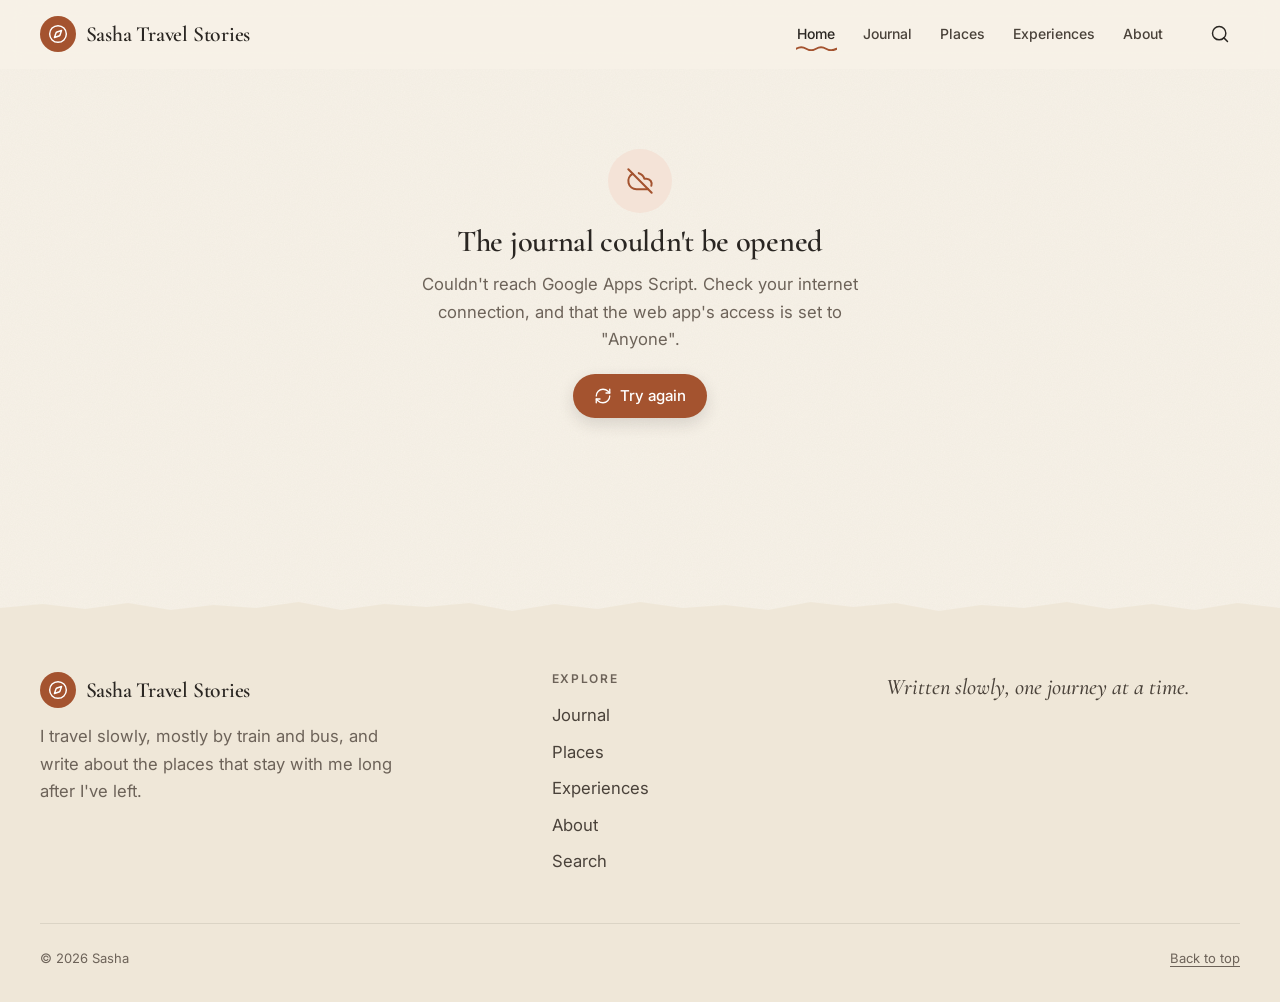
<file: index.html>
<!doctype html>
<html lang="en">
<head>
  <meta charset="utf-8">
  <meta name="viewport" content="width=device-width, initial-scale=1">
  <title>Sasha Travel Stories</title>
  <meta name="description" content="Sasha's travel journal: stories, places and experiences from slow journeys across India.">
  <meta name="theme-color" content="#f7f2e8">
  <meta property="og:site_name" content="Sasha Travel Stories">
  <meta property="og:title" content="Sasha Travel Stories">
  <meta property="og:description" content="Stories, places and experiences from slow journeys across India.">
  <link rel="icon" href="assets/favicon.svg" type="image/svg+xml">
  <link rel="preconnect" href="https://fonts.googleapis.com">
  <link rel="preconnect" href="https://fonts.gstatic.com" crossorigin>
  <link rel="stylesheet" href="https://fonts.googleapis.com/css2?family=Cormorant+Garamond:ital,wght@0,500;0,600;0,700;1,500&amp;family=Inter:wght@400;500;600&amp;display=swap">
  <link rel="stylesheet" href="css/base.css">
  <link rel="stylesheet" href="css/site.css">
</head>
<body data-page="home">
  <a class="skip-link" href="#main">Skip to content</a>
  <header class="site-header" id="site-header"></header>
  <main id="main" tabindex="-1"></main>
  <footer class="site-footer torn-top" id="site-footer"></footer>
  <noscript><p style="text-align:center;padding:2rem">This blog needs JavaScript turned on.</p></noscript>
  <script src="js/config.js"></script>
  <script src="js/core/util.js"></script>
  <script src="js/core/icons.js"></script>
  <script src="js/core/schema.js"></script>
  <script src="js/core/images.js"></script>
  <script src="js/core/content.js"></script>
  <script src="js/core/api.js"></script>
  <script src="js/core/store.js"></script>
  <script src="js/site/layout.js"></script>
  <script src="js/site/home.js"></script>
</body>
</html>
</file>
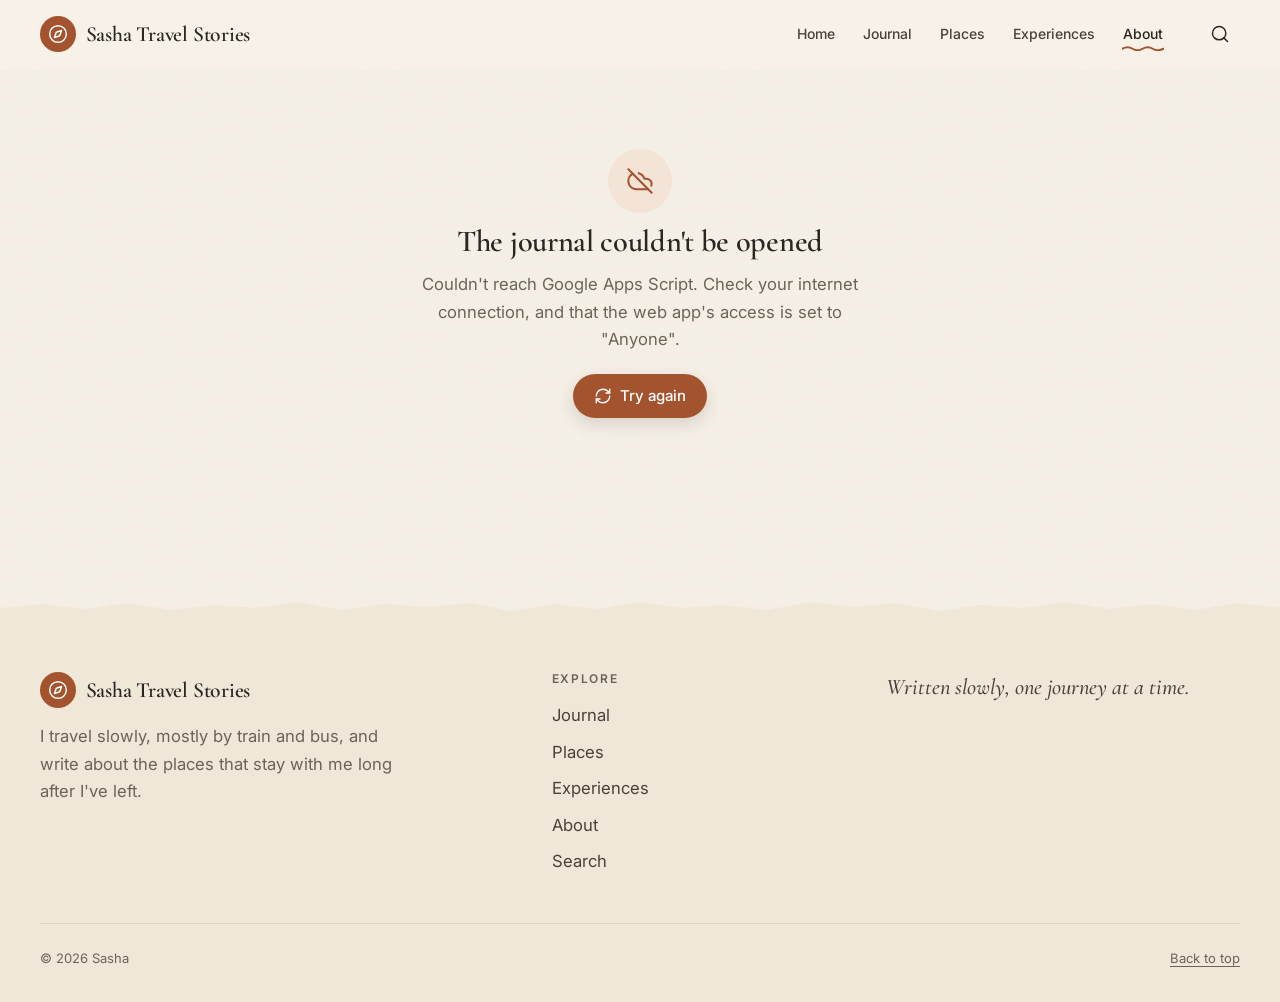
<file: html/about.html>
<!doctype html>
<html lang="en">
<head>
  <meta charset="utf-8">
  <meta name="viewport" content="width=device-width, initial-scale=1">
  <title>About | Sasha Travel Stories</title>
  <meta name="description" content="About Sasha and this slow travel journal.">
  <meta name="theme-color" content="#f7f2e8">
  <meta property="og:site_name" content="Sasha Travel Stories">
  <meta property="og:title" content="About | Sasha Travel Stories">
  <meta property="og:description" content="About Sasha and this slow travel journal.">
  <link rel="icon" href="../assets/favicon.svg" type="image/svg+xml">
  <link rel="preconnect" href="https://fonts.googleapis.com">
  <link rel="preconnect" href="https://fonts.gstatic.com" crossorigin>
  <link rel="stylesheet" href="https://fonts.googleapis.com/css2?family=Cormorant+Garamond:ital,wght@0,500;0,600;0,700;1,500&amp;family=Inter:wght@400;500;600&amp;display=swap">
  <link rel="stylesheet" href="../css/base.css">
  <link rel="stylesheet" href="../css/site.css">
</head>
<body data-page="about">
  <a class="skip-link" href="#main">Skip to content</a>
  <header class="site-header" id="site-header"></header>
  <main id="main" tabindex="-1"></main>
  <footer class="site-footer torn-top" id="site-footer"></footer>
  <noscript><p style="text-align:center;padding:2rem">This blog needs JavaScript turned on.</p></noscript>
  <script src="../js/config.js"></script>
  <script src="../js/core/util.js"></script>
  <script src="../js/core/icons.js"></script>
  <script src="../js/core/schema.js"></script>
  <script src="../js/core/images.js"></script>
  <script src="../js/core/content.js"></script>
  <script src="../js/core/api.js"></script>
  <script src="../js/core/store.js"></script>
  <script src="../js/site/layout.js"></script>
  <script src="../js/site/about.js"></script>
</body>
</html>
</file>
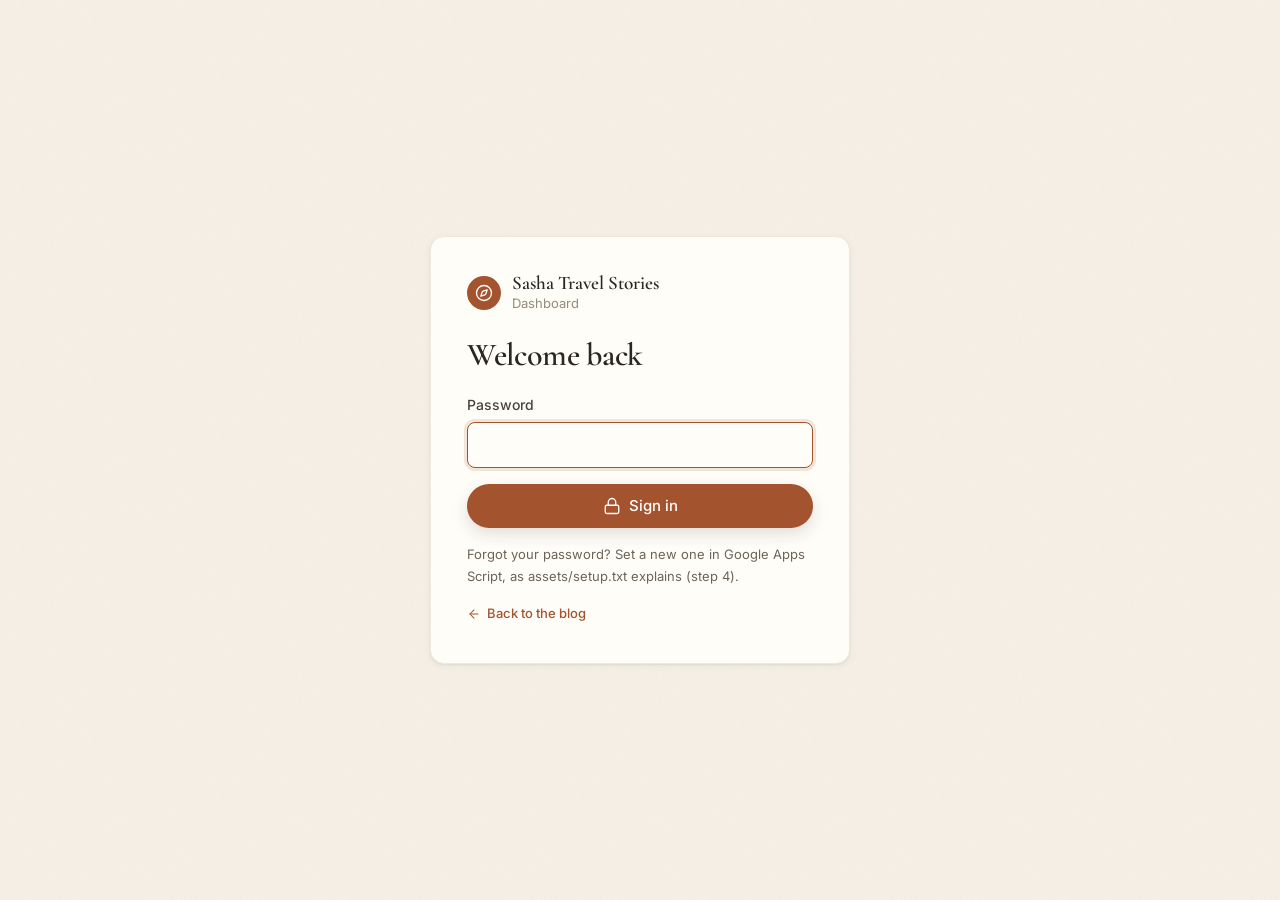
<file: html/admin.html>
<!doctype html>
<html lang="en">
<head>
  <meta charset="utf-8">
  <meta name="viewport" content="width=device-width, initial-scale=1">
  <title>Dashboard | Sasha Travel Stories</title>
  <meta name="robots" content="noindex, nofollow">
  <meta name="theme-color" content="#f7f2e8">
  <link rel="icon" href="../assets/favicon.svg" type="image/svg+xml">
  <link rel="preconnect" href="https://fonts.googleapis.com">
  <link rel="preconnect" href="https://fonts.gstatic.com" crossorigin>
  <link rel="stylesheet" href="https://fonts.googleapis.com/css2?family=Cormorant+Garamond:ital,wght@0,500;0,600;0,700;1,500&amp;family=Inter:wght@400;500;600&amp;family=Lora:ital,wght@0,400;0,600;1,400&amp;display=swap">
  <link rel="stylesheet" href="../css/base.css">
  <link rel="stylesheet" href="../css/admin.css">
</head>
<body class="admin">
  <div id="app"><div class="boot">Opening the dashboard&hellip;</div></div>
  <div id="toasts" class="toasts" aria-live="polite"></div>
  <noscript><p style="text-align:center;padding:2rem">The dashboard needs JavaScript turned on.</p></noscript>
  <script src="../js/config.js"></script>
  <script src="../js/core/util.js"></script>
  <script src="../js/core/icons.js"></script>
  <script src="../js/core/schema.js"></script>
  <script src="../js/core/images.js"></script>
  <script src="../js/core/content.js"></script>
  <script src="../js/core/api.js"></script>
  <script src="../js/core/store.js"></script>
  <script src="../js/admin/ui.js"></script>
  <script src="../js/admin/journal.js"></script>
  <script src="../js/admin/collections.js"></script>
  <script src="../js/admin/themes.js"></script>
  <script src="../js/admin/media.js"></script>
  <script src="../js/admin/settings.js"></script>
  <script src="../js/admin/app.js"></script>
</body>
</html>
</file>
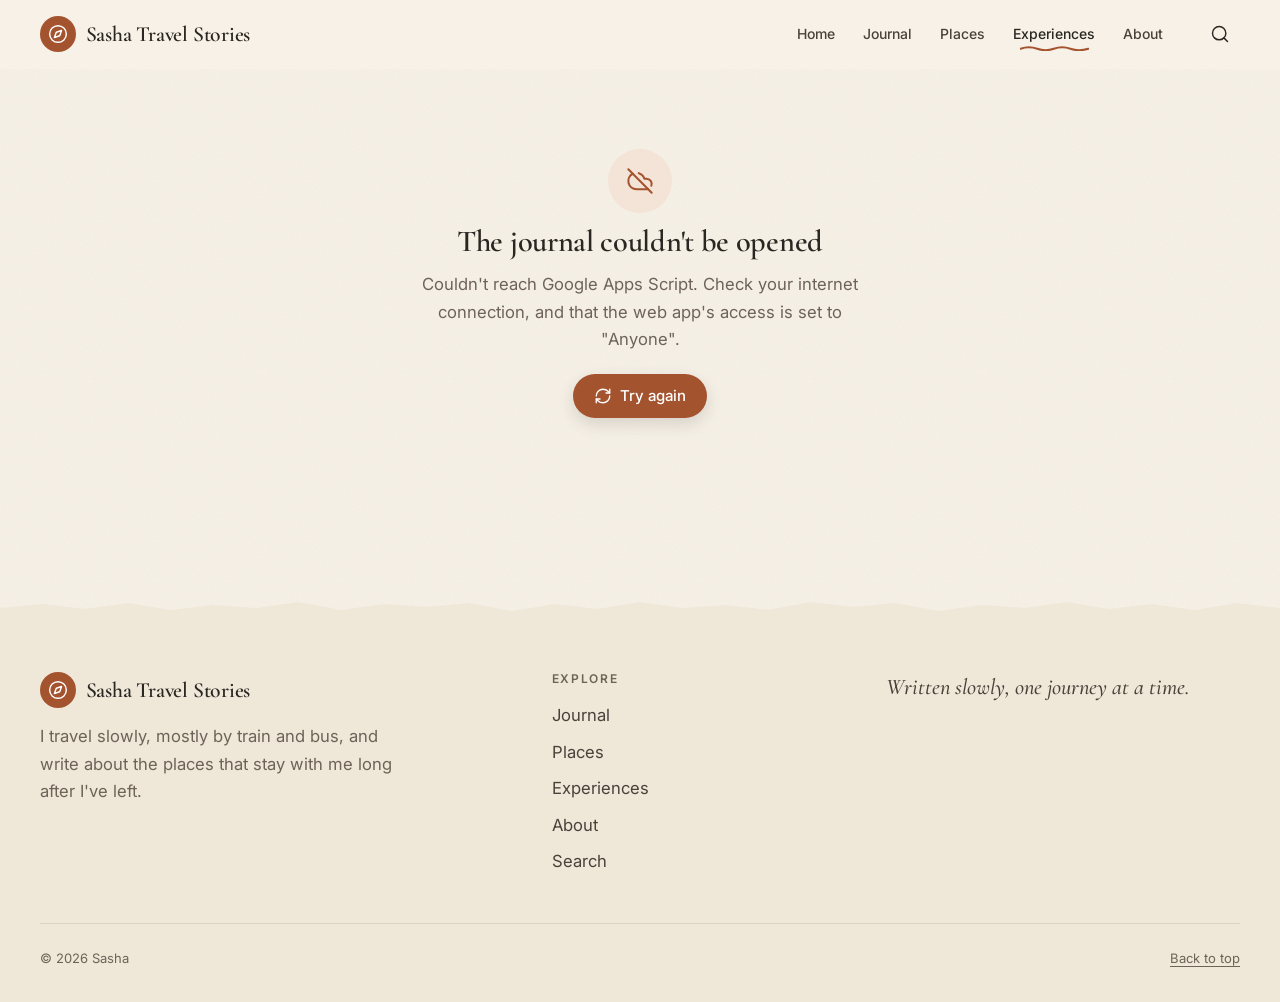
<file: html/experiences.html>
<!doctype html>
<html lang="en">
<head>
  <meta charset="utf-8">
  <meta name="viewport" content="width=device-width, initial-scale=1">
  <title>Experiences | Sasha Travel Stories</title>
  <meta name="description" content="Favourite meals, walks, treks and journeys from Sasha's travels across India.">
  <meta name="theme-color" content="#f7f2e8">
  <meta property="og:site_name" content="Sasha Travel Stories">
  <meta property="og:title" content="Experiences | Sasha Travel Stories">
  <meta property="og:description" content="Favourite meals, walks, treks and journeys from Sasha's travels across India.">
  <link rel="icon" href="../assets/favicon.svg" type="image/svg+xml">
  <link rel="preconnect" href="https://fonts.googleapis.com">
  <link rel="preconnect" href="https://fonts.gstatic.com" crossorigin>
  <link rel="stylesheet" href="https://fonts.googleapis.com/css2?family=Cormorant+Garamond:ital,wght@0,500;0,600;0,700;1,500&amp;family=Inter:wght@400;500;600&amp;display=swap">
  <link rel="stylesheet" href="../css/base.css">
  <link rel="stylesheet" href="../css/site.css">
</head>
<body data-page="experiences">
  <a class="skip-link" href="#main">Skip to content</a>
  <header class="site-header" id="site-header"></header>
  <main id="main" tabindex="-1"></main>
  <footer class="site-footer torn-top" id="site-footer"></footer>
  <noscript><p style="text-align:center;padding:2rem">This blog needs JavaScript turned on.</p></noscript>
  <script src="../js/config.js"></script>
  <script src="../js/core/util.js"></script>
  <script src="../js/core/icons.js"></script>
  <script src="../js/core/schema.js"></script>
  <script src="../js/core/images.js"></script>
  <script src="../js/core/content.js"></script>
  <script src="../js/core/api.js"></script>
  <script src="../js/core/store.js"></script>
  <script src="../js/site/layout.js"></script>
  <script src="../js/site/experiences.js"></script>
</body>
</html>
</file>
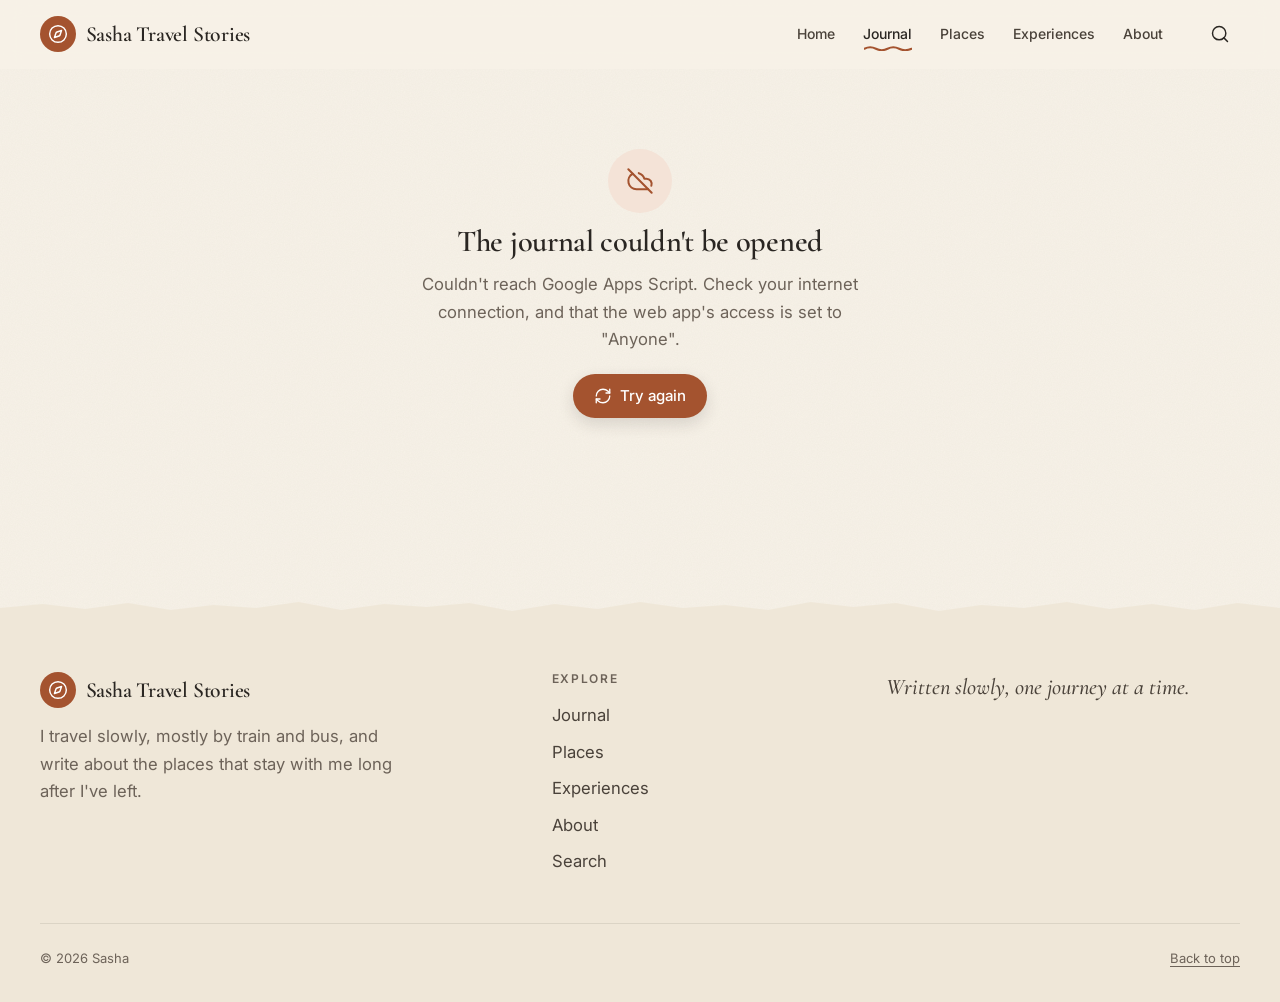
<file: html/journal.html>
<!doctype html>
<html lang="en">
<head>
  <meta charset="utf-8">
  <meta name="viewport" content="width=device-width, initial-scale=1">
  <title>Journal | Sasha Travel Stories</title>
  <meta name="description" content="Every travel story from Sasha's journal, by theme, place and year.">
  <meta name="theme-color" content="#f7f2e8">
  <meta property="og:site_name" content="Sasha Travel Stories">
  <meta property="og:title" content="Journal | Sasha Travel Stories">
  <meta property="og:description" content="Every travel story from Sasha's journal, by theme, place and year.">
  <link rel="icon" href="../assets/favicon.svg" type="image/svg+xml">
  <link rel="preconnect" href="https://fonts.googleapis.com">
  <link rel="preconnect" href="https://fonts.gstatic.com" crossorigin>
  <link rel="stylesheet" href="https://fonts.googleapis.com/css2?family=Cormorant+Garamond:ital,wght@0,500;0,600;0,700;1,500&amp;family=Inter:wght@400;500;600&amp;display=swap">
  <link rel="stylesheet" href="../css/base.css">
  <link rel="stylesheet" href="../css/site.css">
</head>
<body data-page="journal">
  <a class="skip-link" href="#main">Skip to content</a>
  <header class="site-header" id="site-header"></header>
  <main id="main" tabindex="-1"></main>
  <footer class="site-footer torn-top" id="site-footer"></footer>
  <noscript><p style="text-align:center;padding:2rem">This blog needs JavaScript turned on.</p></noscript>
  <script src="../js/config.js"></script>
  <script src="../js/core/util.js"></script>
  <script src="../js/core/icons.js"></script>
  <script src="../js/core/schema.js"></script>
  <script src="../js/core/images.js"></script>
  <script src="../js/core/content.js"></script>
  <script src="../js/core/api.js"></script>
  <script src="../js/core/store.js"></script>
  <script src="../js/site/layout.js"></script>
  <script src="../js/site/journal.js"></script>
</body>
</html>
</file>
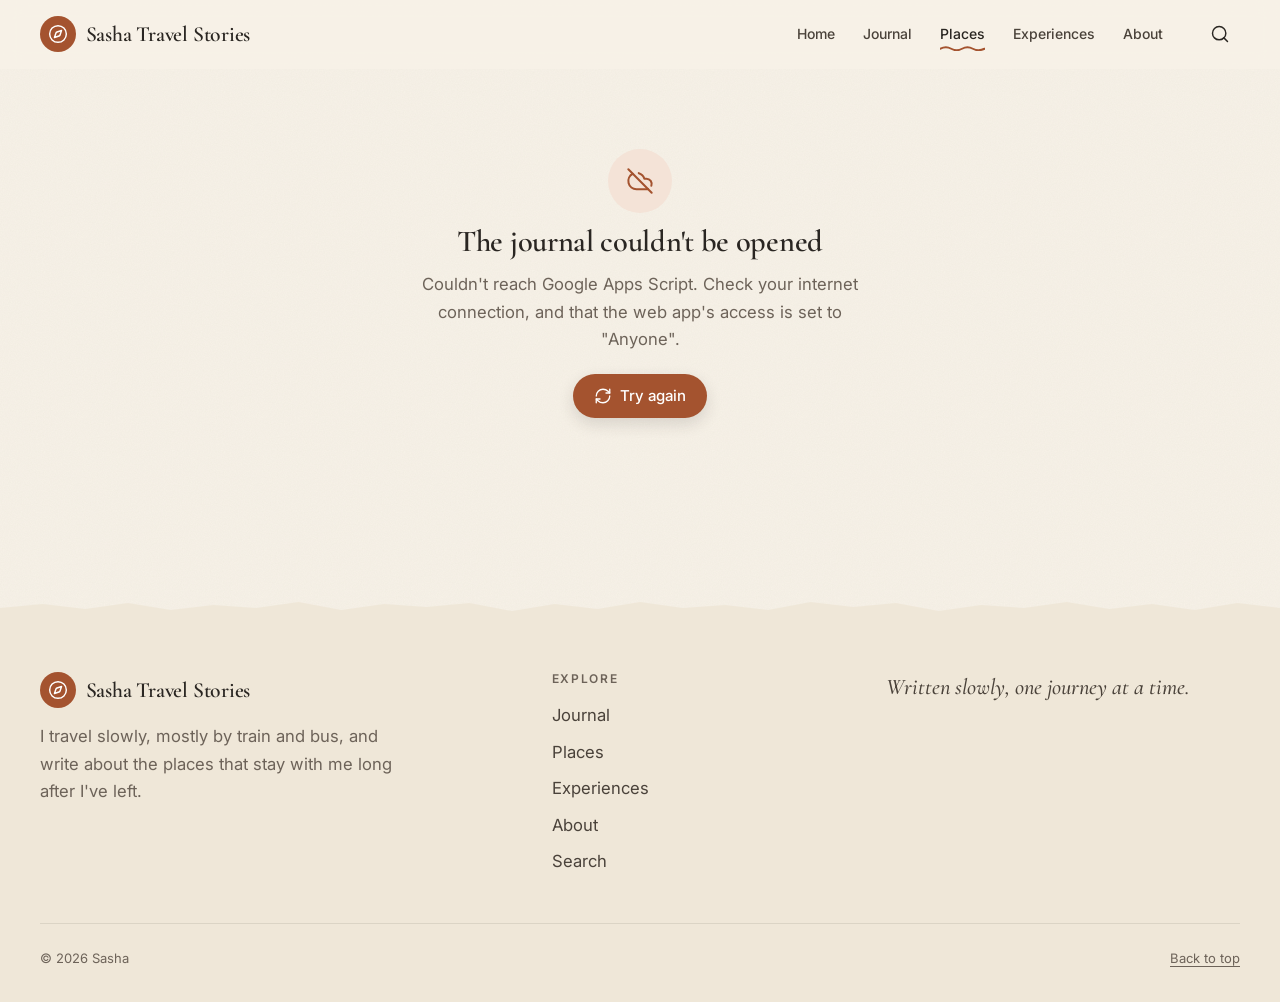
<file: html/places.html>
<!doctype html>
<html lang="en">
<head>
  <meta charset="utf-8">
  <meta name="viewport" content="width=device-width, initial-scale=1">
  <title>Places | Sasha Travel Stories</title>
  <meta name="description" content="The places Sasha has travelled to across India, on a map, with stories and tips.">
  <meta name="theme-color" content="#f7f2e8">
  <meta property="og:site_name" content="Sasha Travel Stories">
  <meta property="og:title" content="Places | Sasha Travel Stories">
  <meta property="og:description" content="The places Sasha has travelled to across India, on a map, with stories and tips.">
  <link rel="icon" href="../assets/favicon.svg" type="image/svg+xml">
  <link rel="preconnect" href="https://fonts.googleapis.com">
  <link rel="preconnect" href="https://fonts.gstatic.com" crossorigin>
  <link rel="stylesheet" href="https://fonts.googleapis.com/css2?family=Cormorant+Garamond:ital,wght@0,500;0,600;0,700;1,500&amp;family=Inter:wght@400;500;600&amp;display=swap">
  <link rel="stylesheet" href="../css/base.css">
  <link rel="stylesheet" href="../css/site.css">
</head>
<body data-page="places">
  <a class="skip-link" href="#main">Skip to content</a>
  <header class="site-header" id="site-header"></header>
  <main id="main" tabindex="-1"></main>
  <footer class="site-footer torn-top" id="site-footer"></footer>
  <noscript><p style="text-align:center;padding:2rem">This blog needs JavaScript turned on.</p></noscript>
  <script src="../js/config.js"></script>
  <script src="../js/core/util.js"></script>
  <script src="../js/core/icons.js"></script>
  <script src="../js/core/schema.js"></script>
  <script src="../js/core/images.js"></script>
  <script src="../js/core/content.js"></script>
  <script src="../js/core/api.js"></script>
  <script src="../js/core/store.js"></script>
  <script src="../js/site/layout.js"></script>
  <script src="../js/site/places.js"></script>
</body>
</html>
</file>
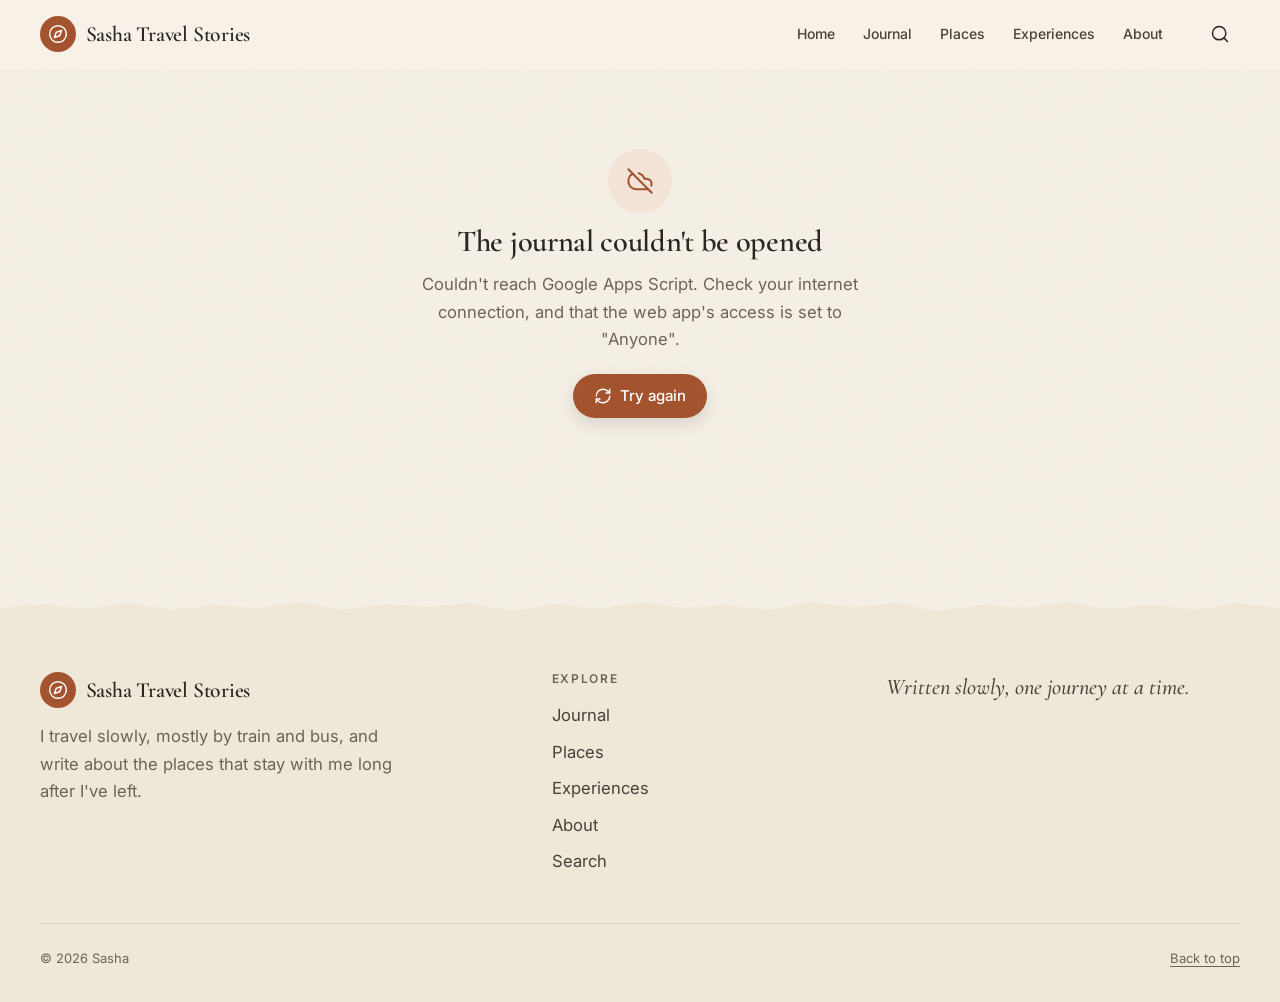
<file: html/search.html>
<!doctype html>
<html lang="en">
<head>
  <meta charset="utf-8">
  <meta name="viewport" content="width=device-width, initial-scale=1">
  <title>Search | Sasha Travel Stories</title>
  <meta name="description" content="Search Sasha's travel journal for stories, places and experiences.">
  <meta name="theme-color" content="#f7f2e8">
  <meta name="robots" content="noindex">
  <link rel="icon" href="../assets/favicon.svg" type="image/svg+xml">
  <link rel="preconnect" href="https://fonts.googleapis.com">
  <link rel="preconnect" href="https://fonts.gstatic.com" crossorigin>
  <link rel="stylesheet" href="https://fonts.googleapis.com/css2?family=Cormorant+Garamond:ital,wght@0,500;0,600;0,700;1,500&amp;family=Inter:wght@400;500;600&amp;display=swap">
  <link rel="stylesheet" href="../css/base.css">
  <link rel="stylesheet" href="../css/site.css">
</head>
<body data-page="search">
  <a class="skip-link" href="#main">Skip to content</a>
  <header class="site-header" id="site-header"></header>
  <main id="main" tabindex="-1"></main>
  <footer class="site-footer torn-top" id="site-footer"></footer>
  <noscript><p style="text-align:center;padding:2rem">This blog needs JavaScript turned on.</p></noscript>
  <script src="../js/config.js"></script>
  <script src="../js/core/util.js"></script>
  <script src="../js/core/icons.js"></script>
  <script src="../js/core/schema.js"></script>
  <script src="../js/core/images.js"></script>
  <script src="../js/core/content.js"></script>
  <script src="../js/core/api.js"></script>
  <script src="../js/core/store.js"></script>
  <script src="../js/site/layout.js"></script>
  <script src="../js/site/search.js"></script>
</body>
</html>
</file>
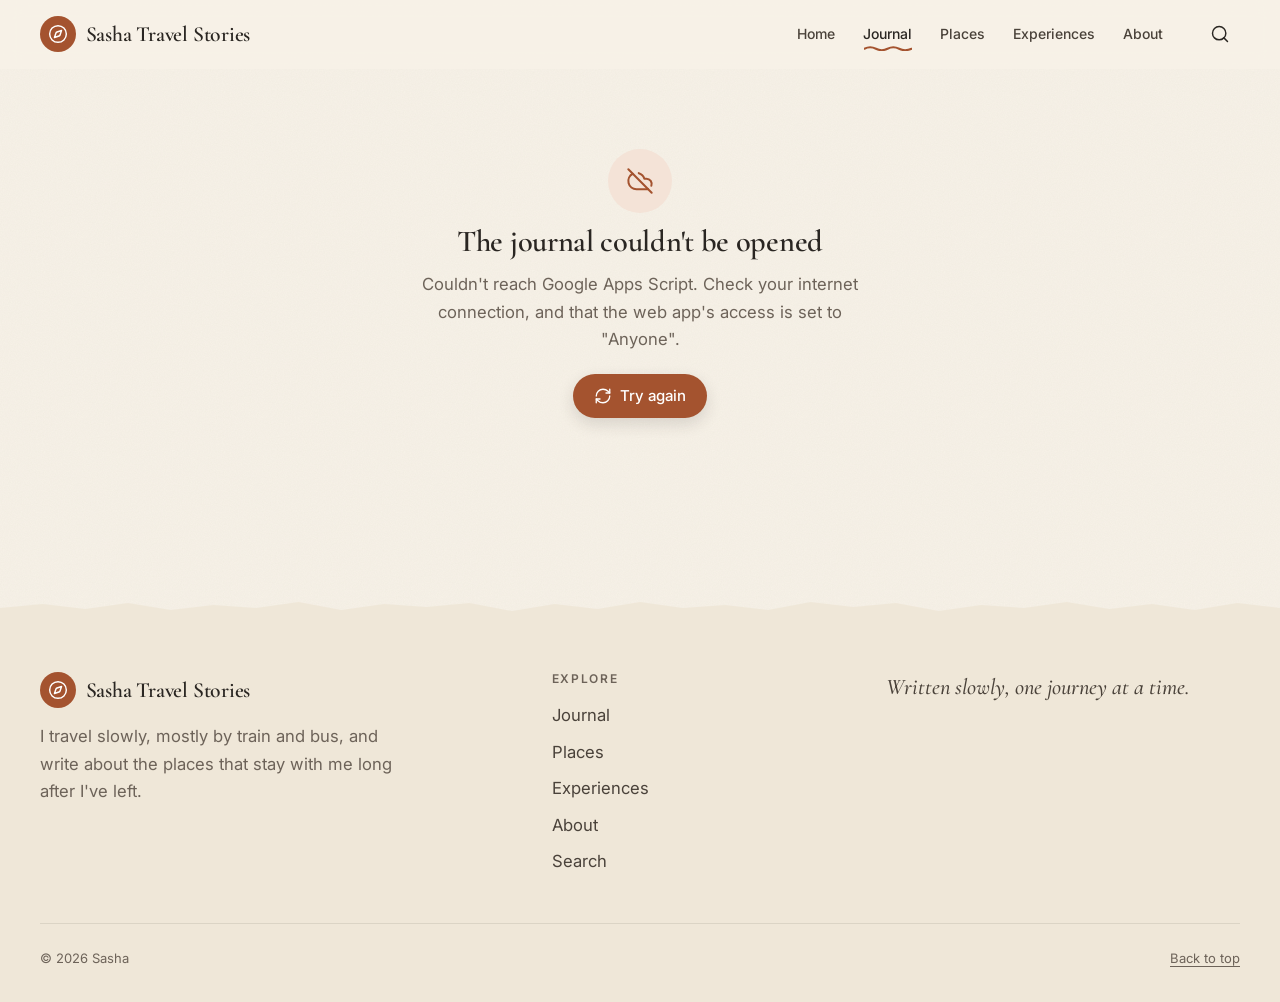
<file: html/story.html>
<!doctype html>
<html lang="en">
<head>
  <meta charset="utf-8">
  <meta name="viewport" content="width=device-width, initial-scale=1">
  <title>Story | Sasha Travel Stories</title>
  <meta name="description" content="A story from Sasha's travel journal.">
  <meta name="theme-color" content="#f7f2e8">
  <meta property="og:type" content="article">
  <meta property="og:site_name" content="Sasha Travel Stories">
  <meta property="og:title" content="Sasha Travel Stories">
  <meta property="og:description" content="Stories, places and experiences from slow journeys across India.">
  <link rel="icon" href="../assets/favicon.svg" type="image/svg+xml">
  <link rel="preconnect" href="https://fonts.googleapis.com">
  <link rel="preconnect" href="https://fonts.gstatic.com" crossorigin>
  <link rel="stylesheet" href="https://fonts.googleapis.com/css2?family=Cormorant+Garamond:ital,wght@0,500;0,600;0,700;1,500&amp;family=Inter:wght@400;500;600&amp;family=Lora:ital,wght@0,400;0,600;1,400&amp;display=swap">
  <link rel="stylesheet" href="../css/base.css">
  <link rel="stylesheet" href="../css/site.css">
  <link rel="stylesheet" href="../css/story.css">
</head>
<body data-page="story">
  <a class="skip-link" href="#main">Skip to content</a>
  <header class="site-header" id="site-header"></header>
  <main id="main" tabindex="-1"></main>
  <footer class="site-footer torn-top" id="site-footer"></footer>
  <noscript><p style="text-align:center;padding:2rem">This blog needs JavaScript turned on.</p></noscript>
  <script src="../js/config.js"></script>
  <script src="../js/core/util.js"></script>
  <script src="../js/core/icons.js"></script>
  <script src="../js/core/schema.js"></script>
  <script src="../js/core/images.js"></script>
  <script src="../js/core/content.js"></script>
  <script src="../js/core/api.js"></script>
  <script src="../js/core/store.js"></script>
  <script src="../js/site/layout.js"></script>
  <script src="../js/site/story.js"></script>
</body>
</html>
</file>
<file: css/base.css>
/* Sasha Travel Stories: shared colours, type, buttons, forms and maps for the website and the dashboard. */

:root {
  --paper: #f7f2e8;
  --paper-2: #fbf8f1;
  --paper-3: #efe7d8;
  --card: #fffdf8;
  --ink: #2a2622;
  --ink-2: #4a423a;
  --muted: #6d6359;
  --faint: #978b7d;
  --line: #e4dccd;
  --line-2: #efe8db;
  --accent: #a4532f;
  --accent-dark: #833f21;
  --accent-soft: #f4e3d7;
  --ochre: #c9973a;
  --danger: #a33b2a;
  --success: #3f6b45;
  --tape: rgba(232, 214, 170, 0.82);
  --shadow-sm: 0 1px 2px rgba(42, 38, 34, 0.06), 0 2px 8px rgba(42, 38, 34, 0.05);
  --shadow: 0 12px 32px rgba(42, 38, 34, 0.1);
  --radius: 14px;
  --radius-sm: 8px;
  --font-serif: "Cormorant Garamond", Georgia, "Times New Roman", serif;
  --font-sans: "Inter", system-ui, -apple-system, "Segoe UI", Roboto, sans-serif;
  --font-book: "Lora", Georgia, "Times New Roman", serif;
  --fs-body: clamp(0.9375rem, 0.9rem + 0.18vw, 1.0625rem);
  --fs-small: 0.875rem;
  --fs-nav: 0.875rem;
  --fs-hero: clamp(2.5rem, 1.6rem + 3vw, 4rem);
  --fs-h1: clamp(2.25rem, 1.6rem + 2vw, 3.25rem);
  --fs-h2: clamp(1.75rem, 1.4rem + 1.2vw, 2.4rem);
  --container: 1200px;
  --gutter: clamp(1rem, 0.5rem + 2.5vw, 2rem);
  --texture: url("data:image/svg+xml,%3Csvg xmlns='http://www.w3.org/2000/svg' width='180' height='180'%3E%3Cfilter id='n'%3E%3CfeTurbulence type='fractalNoise' baseFrequency='.85' numOctaves='2' stitchTiles='stitch'/%3E%3CfeColorMatrix values='0 0 0 0 .35 0 0 0 0 .27 0 0 0 0 .18 0 0 0 .06 0'/%3E%3C/filter%3E%3Crect width='100%25' height='100%25' filter='url(%23n)'/%3E%3C/svg%3E");
}

*, *::before, *::after { box-sizing: border-box; }
[hidden] { display: none !important; }
html { -webkit-text-size-adjust: 100%; text-size-adjust: 100%; scroll-behavior: smooth; }
body {
  margin: 0;
  min-height: 100vh;
  background: var(--paper) var(--texture);
  color: var(--ink);
  font: 400 var(--fs-body) / 1.65 var(--font-sans);
  -webkit-font-smoothing: antialiased;
  text-rendering: optimizeLegibility;
  transition: background-color 0.4s ease;
}
img, svg, video { display: block; max-width: 100%; }
img { height: auto; }
h1, h2, h3, h4 { margin: 0; font-family: var(--font-serif); font-weight: 600; line-height: 1.12; letter-spacing: -0.01em; color: var(--ink); text-wrap: balance; }
p, figure, blockquote { margin: 0; }
a { color: inherit; text-decoration-thickness: 1px; text-underline-offset: 3px; }
button, input, select, textarea { font: inherit; color: inherit; }
button { cursor: pointer; }
:focus-visible { outline: 2px solid var(--accent); outline-offset: 3px; border-radius: 4px; }
::selection { background: var(--accent-soft); }

@media (prefers-reduced-motion: reduce) {
  html { scroll-behavior: auto; }
  *, *::before, *::after { animation-duration: 0.01ms !important; animation-iteration-count: 1 !important; transition-duration: 0.01ms !important; }
}

/* ---------- Layout helpers ---------- */
.container { width: min(100% - 2 * var(--gutter), var(--container)); margin-inline: auto; }
.container-narrow { width: min(100% - 2 * var(--gutter), 760px); margin-inline: auto; }
.visually-hidden { position: absolute !important; width: 1px; height: 1px; padding: 0; margin: -1px; overflow: hidden; clip: rect(0 0 0 0); white-space: nowrap; border: 0; }
.skip-link { position: fixed; left: 1rem; top: -4rem; z-index: 100; padding: 0.6rem 1rem; border-radius: var(--radius-sm); background: var(--ink); color: var(--paper); text-decoration: none; transition: top 0.2s; }
.skip-link:focus { top: 1rem; }
.icon { flex: none; }
.eyebrow { font: 600 0.75rem / 1.2 var(--font-sans); letter-spacing: 0.14em; text-transform: uppercase; color: var(--accent); }
.muted { color: var(--muted); }
.small { font-size: var(--fs-small); }

/* ---------- Buttons ---------- */
.btn {
  display: inline-flex; align-items: center; justify-content: center; gap: 0.5rem;
  min-height: 44px; padding: 0.65rem 1.25rem;
  border: 1px solid transparent; border-radius: 999px;
  font: 500 0.9375rem / 1.2 var(--font-sans); text-decoration: none; white-space: nowrap;
  transition: background-color 0.2s, border-color 0.2s, color 0.2s, box-shadow 0.2s, transform 0.2s;
}
.btn:active { transform: translateY(1px); }
.btn-primary { background: var(--accent); color: #fff; box-shadow: 0 6px 16px rgba(42, 38, 34, 0.14); }
.btn-primary:hover { background: var(--accent-dark); }
.btn-ghost { background: transparent; border-color: rgba(42, 38, 34, 0.25); color: var(--ink); }
.btn-ghost:hover { border-color: var(--ink); background: rgba(42, 38, 34, 0.04); }
.btn-light { background: var(--card); border-color: var(--line); color: var(--ink); }
.btn-light:hover { border-color: var(--ink-2); }
.btn-danger { background: var(--danger); color: #fff; }
.btn-danger:hover { background: #86301f; }
.btn-sm { min-height: 36px; padding: 0.45rem 0.9rem; font-size: 0.875rem; }
.btn[disabled], .btn[aria-disabled="true"] { opacity: 0.55; pointer-events: none; }
.icon-btn {
  display: inline-grid; place-items: center; width: 40px; height: 40px; padding: 0;
  border: 0; border-radius: 999px; background: transparent; color: inherit; transition: background-color 0.2s;
}
.icon-btn:hover { background: rgba(42, 38, 34, 0.07); }
.link-arrow { display: inline-flex; align-items: center; gap: 0.35rem; font-weight: 500; color: var(--accent); text-decoration: none; }
.link-arrow:hover { color: var(--accent-dark); }
.link-arrow .icon { transition: transform 0.2s; }
.link-arrow:hover .icon { transform: translateX(3px); }

/* ---------- Chips and tags ---------- */
.chip {
  display: inline-flex; align-items: center; gap: 0.4rem; min-height: 36px; padding: 0.4rem 0.9rem;
  border: 1px solid var(--line); border-radius: 999px; background: var(--card); color: var(--ink-2);
  font-size: 0.875rem; font-weight: 500; text-decoration: none; white-space: nowrap;
  transition: background-color 0.2s, border-color 0.2s, color 0.2s;
}
.chip:hover { border-color: var(--ink-2); }
.chip.is-active, .chip[aria-pressed="true"] { background: var(--ink); border-color: var(--ink); color: var(--paper); }
.chip-count { font-size: 0.75rem; opacity: 0.7; }
.tag { display: inline-block; padding: 0.2rem 0.65rem; border: 0; border-radius: 999px; background: var(--accent-soft); color: var(--accent-dark); font-size: 0.75rem; font-weight: 500; text-decoration: none; }
a.tag:hover, button.tag:hover { box-shadow: inset 0 0 0 1px var(--accent); }

/* ---------- Forms ---------- */
.field { display: grid; gap: 0.4rem; }
.label { font-size: 0.875rem; font-weight: 500; color: var(--ink-2); }
.input, .textarea, .select select {
  width: 100%; min-height: 44px; padding: 0.6rem 0.85rem;
  border: 1px solid var(--line); border-radius: var(--radius-sm); background: var(--card);
  transition: border-color 0.2s, box-shadow 0.2s;
}
.input:focus, .textarea:focus, .select select:focus { outline: none; border-color: var(--accent); box-shadow: 0 0 0 3px var(--accent-soft); }
.textarea { min-height: 120px; resize: vertical; line-height: 1.6; }
.select { position: relative; display: inline-block; }
.select select { appearance: none; -webkit-appearance: none; padding-right: 2.25rem; cursor: pointer; }
.select::after {
  content: ""; position: absolute; right: 0.95rem; top: 50%; width: 7px; height: 7px; pointer-events: none;
  border-right: 1.5px solid var(--muted); border-bottom: 1.5px solid var(--muted); transform: translateY(-70%) rotate(45deg);
}

/* ---------- Loading ---------- */
@keyframes spin { to { transform: rotate(360deg); } }
@keyframes shimmer { to { background-position: -200% 0; } }
@keyframes fade-in { from { opacity: 0; } }
.spin { animation: spin 0.9s linear infinite; }
.skeleton { border-radius: var(--radius-sm); background: linear-gradient(90deg, #ece4d6 25%, #f5efe4 37%, #ece4d6 63%) 0 0 / 200% 100%; animation: shimmer 1.4s ease infinite; }

/* ---------- Maps (Leaflet) ---------- */
/* Each map keeps Leaflet's layers to itself, so the header, dialogs and the photo viewer always sit above it. */
.leaflet-container { isolation: isolate; background: #e8e1d4; font-family: var(--font-sans); }
.sasha-tiles { filter: saturate(0.6) sepia(0.18) brightness(1.03) contrast(0.95); }
.sasha-pin { display: grid; place-items: center; width: 30px; height: 30px; border: 2px solid #fff; border-radius: 50% 50% 50% 0; background: var(--accent); box-shadow: 0 4px 10px rgba(42, 38, 34, 0.3); transform: rotate(-45deg); }
.sasha-pin span { width: 8px; height: 8px; border-radius: 50%; background: #fff; }
.leaflet-popup-content-wrapper { border-radius: 12px; box-shadow: var(--shadow); }
.leaflet-popup-content { margin: 12px 14px; font-size: 0.875rem; line-height: 1.45; }
.map-popup strong { display: block; color: var(--ink); font: 600 1.2rem / 1.2 var(--font-serif); }
.map-popup span { display: block; margin: 0.15rem 0 0.4rem; color: var(--muted); }
.map-popup a { color: var(--accent); font-weight: 600; }
</file>
<file: css/site.css>
/* Sasha Travel Stories: website styles, loaded after base.css: warm paper, serif headings, taped photos and torn edges. */

:root {
  --header-h: 68px;
  --torn-bottom: url("data:image/svg+xml,%3Csvg xmlns='http://www.w3.org/2000/svg' viewBox='0 0 1200 18' preserveAspectRatio='none'%3E%3Cpolygon points='0,0 1200,0 1200,10 1160,15 1120,8 1080,14 1040,9 1000,16 960,10 920,13 880,7 840,15 800,11 760,16 720,8 680,13 640,10 600,16 560,9 520,14 480,7 440,15 400,11 360,14 320,8 280,16 240,10 200,13 160,8 120,15 80,9 40,14 0,10'/%3E%3C/svg%3E");
  --torn-top: url("data:image/svg+xml,%3Csvg xmlns='http://www.w3.org/2000/svg' viewBox='0 0 1200 18' preserveAspectRatio='none'%3E%3Cpolygon points='0,18 1200,18 1200,8 1160,3 1120,10 1080,4 1040,9 1000,2 960,8 920,5 880,11 840,3 800,7 760,2 720,10 680,5 640,8 600,2 560,9 520,4 480,11 440,3 400,7 360,4 320,10 280,2 240,8 200,5 160,10 120,3 80,9 40,4 0,8'/%3E%3C/svg%3E");
  --squiggle: url("data:image/svg+xml,%3Csvg xmlns='http://www.w3.org/2000/svg' viewBox='0 0 100 8' preserveAspectRatio='none'%3E%3Cpath d='M1 5 Q 13 1 25 5 T 49 5 T 73 5 T 99 5' fill='none' stroke='%23000' stroke-width='2' stroke-linecap='round' vector-effect='non-scaling-stroke'/%3E%3C/svg%3E");
}

/* ---------- Paper, tape, torn edges and the theme glow ---------- */
.paper { background: var(--card); border: 1px solid var(--line-2); border-radius: var(--radius-sm); box-shadow: var(--shadow); }
.taped { position: relative; }
.taped::before {
  content: ""; position: absolute; top: -13px; left: 50%; z-index: 2; width: 104px; height: 26px;
  background: var(--tape); transform: translateX(-50%) rotate(-2.5deg);
  clip-path: polygon(0 12%, 5% 0, 30% 8%, 60% 0, 95% 6%, 100% 0, 97% 50%, 100% 100%, 70% 92%, 40% 100%, 5% 94%, 0 100%, 3% 50%);
}
.torn-bottom {
  -webkit-mask: linear-gradient(#000 0 0) top / 100% calc(100% - 17px) no-repeat, var(--torn-bottom) bottom / 100% 18px no-repeat;
  mask: linear-gradient(#000 0 0) top / 100% calc(100% - 17px) no-repeat, var(--torn-bottom) bottom / 100% 18px no-repeat;
}
.torn-top {
  -webkit-mask: linear-gradient(#000 0 0) bottom / 100% calc(100% - 17px) no-repeat, var(--torn-top) top / 100% 18px no-repeat;
  mask: linear-gradient(#000 0 0) bottom / 100% calc(100% - 17px) no-repeat, var(--torn-top) top / 100% 18px no-repeat;
}
.glow { background: radial-gradient(60% 90% at 50% 0%, var(--accent-soft), transparent 75%); }
.reveal { opacity: 0; transform: translateY(14px); transition: opacity 0.6s ease, transform 0.6s ease; }
.reveal.is-visible { opacity: 1; transform: none; }
@media (prefers-reduced-motion: reduce) { .reveal { opacity: 1; transform: none; } }

/* ---------- Header ---------- */
.site-header {
  position: sticky; top: 0; z-index: 40;
  background: rgba(247, 242, 232, 0.88);
  background: color-mix(in srgb, var(--paper) 88%, transparent);
  -webkit-backdrop-filter: saturate(1.2) blur(10px); backdrop-filter: saturate(1.2) blur(10px);
  border-bottom: 1px solid transparent; transition: border-color 0.2s, box-shadow 0.2s;
}
.site-header.is-scrolled { border-bottom-color: var(--line); box-shadow: 0 4px 20px rgba(42, 38, 34, 0.05); }
.header-inner { display: flex; align-items: center; gap: 1.5rem; min-height: var(--header-h); }
.brand { display: inline-flex; align-items: center; gap: 0.6rem; color: var(--ink); text-decoration: none; }
.brand-mark { display: grid; place-items: center; width: 36px; height: 36px; border-radius: 50%; background: var(--accent); color: #fff; flex: none; }
.brand-name { font: 600 1.35rem / 1.05 var(--font-serif); letter-spacing: -0.01em; }
.nav { margin-left: auto; }
.nav-list { display: flex; gap: 0.15rem; margin: 0; padding: 0; list-style: none; }
.nav-link { position: relative; display: block; padding: 0.55rem 0.8rem; border-radius: 999px; color: var(--ink-2); font-size: var(--fs-nav); font-weight: 500; text-decoration: none; transition: color 0.2s; }
.nav-link:hover { color: var(--accent); }
.nav-link.is-active { color: var(--ink); }
.nav-link.is-active::after {
  content: ""; position: absolute; right: 18%; bottom: 3px; left: 18%; height: 6px; background: var(--accent);
  -webkit-mask: var(--squiggle) center / 100% 100% no-repeat; mask: var(--squiggle) center / 100% 100% no-repeat;
}
.header-actions { display: flex; align-items: center; gap: 0.15rem; }
.menu-btn { display: none !important; }
.mobile-menu { padding: 0.5rem 0 1.25rem; border-top: 1px solid var(--line); background: var(--paper); animation: fade-in 0.2s ease; }
.mobile-menu a { display: block; padding: 0.65rem var(--gutter); font: 600 1.6rem / 1.2 var(--font-serif); text-decoration: none; }
.mobile-menu a.is-active { color: var(--accent); }
@media (max-width: 860px) {
  .nav { display: none; }
  .menu-btn { display: inline-grid !important; }
  .header-actions { margin-left: auto; }
  .brand-name { font-size: 1.2rem; }
}

/* ---------- Search overlay ---------- */
.search-overlay {
  position: fixed; inset: 0; z-index: 60; display: grid; align-items: start; justify-items: center;
  padding: 12vh var(--gutter) 2rem; background: rgba(42, 38, 34, 0.45); -webkit-backdrop-filter: blur(3px); backdrop-filter: blur(3px);
  animation: fade-in 0.2s ease;
}
.search-panel { width: min(100%, 640px); padding: 1rem 1rem 1.1rem; }
.search-form { display: flex; align-items: center; gap: 0.6rem; padding: 0.25rem 0.3rem 0.25rem 1rem; border: 1px solid var(--line); border-radius: 999px; background: var(--paper-2); color: var(--muted); }
.search-form input { flex: 1; min-width: 0; height: 48px; border: 0; background: transparent; color: var(--ink); font-size: 1.125rem; outline: none; }
.search-hint { margin-top: 0.75rem; padding-left: 1rem; font-size: 0.875rem; color: var(--muted); }

/* ---------- Footer ---------- */
.site-footer { margin-top: clamp(4rem, 8vw, 7rem); padding: 4.5rem 0 2rem; background: var(--paper-3); }
.footer-inner { display: grid; grid-template-columns: 1.6fr 1fr 1.2fr; gap: 2.5rem; }
.footer-about p { max-width: 38ch; margin-top: 0.9rem; color: var(--muted); }
.social { display: flex; flex-wrap: wrap; gap: 0.45rem; margin-top: 1.1rem; }
.social a { display: grid; place-items: center; width: 40px; height: 40px; border: 1px solid rgba(42, 38, 34, 0.18); border-radius: 50%; color: var(--ink-2); transition: background-color 0.2s, color 0.2s, border-color 0.2s; }
.social a:hover { background: var(--ink); border-color: var(--ink); color: var(--paper); }
.footer-heading { margin-bottom: 1rem; font: 600 0.75rem / 1.2 var(--font-sans); letter-spacing: 0.14em; text-transform: uppercase; color: var(--muted); }
.footer-nav ul { display: grid; gap: 0.55rem; margin: 0; padding: 0; list-style: none; }
.footer-nav a { color: var(--ink-2); text-decoration: none; }
.footer-nav a:hover { color: var(--accent); }
.footer-note { font: italic 500 1.4rem / 1.35 var(--font-serif); color: var(--ink-2); }
.footer-bottom { display: flex; flex-wrap: wrap; justify-content: space-between; gap: 0.5rem 1rem; margin-top: 3rem; padding-top: 1.5rem; border-top: 1px solid rgba(42, 38, 34, 0.1); font-size: 0.8125rem; color: var(--muted); }
.footer-bottom a { color: inherit; }
@media (max-width: 760px) { .footer-inner { grid-template-columns: 1fr; gap: 2rem; } }

/* ---------- Home hero ---------- */
.hero { padding-top: clamp(0.75rem, 2.5vw, 1.75rem); }
.hero-media { position: relative; height: clamp(420px, 72vh, 720px); overflow: hidden; border-radius: var(--radius) var(--radius) 0 0; background: #ddd2bf; }
.hero-media img { width: 100%; height: 100%; object-fit: cover; }
.hero-media::after { content: ""; position: absolute; inset: 0; background: linear-gradient(180deg, rgba(42, 38, 34, 0) 45%, rgba(42, 38, 34, 0.3)); }
.hero-card { position: relative; z-index: 2; width: min(100%, 640px); margin: -9rem 0 0 clamp(1rem, 4vw, 3.5rem); padding: clamp(1.5rem, 3vw, 2.5rem); transform: rotate(-0.6deg); }
.hero-title { margin-top: 0.6rem; font-size: var(--fs-hero); line-height: 1.02; }
.hero-text { max-width: 46ch; margin-top: 1rem; color: var(--ink-2); font-size: 1.0625rem; }
.hero-actions { display: flex; flex-wrap: wrap; gap: 0.75rem; margin-top: 1.5rem; }
.hero-stats { display: flex; flex-wrap: wrap; gap: 0.35rem 1.25rem; margin-top: 1.4rem; padding-top: 1.1rem; border-top: 1px dashed var(--line); font-size: 0.8125rem; color: var(--muted); }
.hero-stats strong { font: 600 1.25rem / 1 var(--font-serif); color: var(--ink); margin-right: 0.2rem; }
@media (max-width: 640px) {
  .hero-media { height: 56vh; min-height: 340px; }
  .hero-card { width: auto; margin: -5rem 0.75rem 0; transform: none; }
}

/* ---------- Page headers and sections ---------- */
.page-hero { padding: clamp(2.5rem, 6vw, 4.5rem) 0 clamp(1.25rem, 3vw, 2rem); }
.page-title { margin-top: 0.6rem; font-size: var(--fs-h1); }
.page-intro { max-width: 60ch; margin-top: 1rem; color: var(--ink-2); font-size: 1.0625rem; }
.section { padding: clamp(2.5rem, 6vw, 4.5rem) 0; }
.section-head { display: flex; flex-wrap: wrap; align-items: end; justify-content: space-between; gap: 1rem 2rem; margin-bottom: clamp(1.5rem, 3vw, 2.25rem); }
.section-title { margin-top: 0.5rem; font-size: var(--fs-h2); }
.section-text { max-width: 56ch; margin-top: 0.6rem; color: var(--muted); }
.grid { display: grid; gap: clamp(1.25rem, 2.5vw, 2rem); }
.grid-2 { grid-template-columns: repeat(auto-fill, minmax(min(100%, 420px), 1fr)); }
.grid-3 { grid-template-columns: repeat(auto-fill, minmax(min(100%, 300px), 1fr)); }
.grid-4 { grid-template-columns: repeat(auto-fill, minmax(min(100%, 230px), 1fr)); }
.scroller-wrap { position: relative; }
.scroller {
  --fade-start: 2.5rem; --fade-end: 2.5rem;
  display: grid; grid-auto-flow: column; grid-auto-columns: minmax(min(78%, 260px), 1fr); gap: 1.25rem;
  margin: -0.5rem; padding: 0.5rem; overflow-x: auto; overscroll-behavior-x: contain; scroll-snap-type: x mandatory; scroll-padding-inline: 0.5rem; scrollbar-width: none;
  -webkit-mask-image: linear-gradient(to right, transparent, #000 var(--fade-start), #000 calc(100% - var(--fade-end)), transparent);
  mask-image: linear-gradient(to right, transparent, #000 var(--fade-start), #000 calc(100% - var(--fade-end)), transparent);
}
.scroller::-webkit-scrollbar { display: none; }
.scroller > * { scroll-snap-align: start; }
.scroller-wrap.at-start .scroller { --fade-start: 0px; }
.scroller-wrap.at-end .scroller { --fade-end: 0px; }
.scroller-wrap.is-static .scroller { -webkit-mask-image: none; mask-image: none; }
.scroller-btn { position: absolute; top: calc(50% - 0.7rem); z-index: 3; display: grid; place-items: center; width: 46px; height: 46px; padding: 0; border: 1px solid var(--line); border-radius: 50%; background: var(--card); color: var(--ink); box-shadow: var(--shadow); transform: translateY(-50%); transition: opacity 0.25s, background-color 0.2s, color 0.2s; }
.scroller-btn:hover { background: var(--ink); border-color: var(--ink); color: var(--paper); }
.scroller-btn.prev { left: -0.75rem; }
.scroller-btn.next { right: -0.75rem; }
.scroller-wrap.at-start .prev, .scroller-wrap.at-end .next, .scroller-wrap.is-static .scroller-btn { opacity: 0; pointer-events: none; }
.scroller-track { width: min(240px, 45%); height: 3px; margin: 1.25rem auto 0; overflow: hidden; border-radius: 999px; background: var(--line); }
.scroller-track span { display: block; width: 30%; height: 100%; border-radius: inherit; background: var(--accent); transition: width 0.2s; }
.scroller-wrap.is-static .scroller-track { visibility: hidden; }
@media (hover: none) { .scroller-btn { display: none; } }

/* ---------- Cards ---------- */
.story-card, .exp-card {
  position: relative; display: flex; flex-direction: column; overflow: hidden;
  background: var(--card); border: 1px solid var(--line-2); border-radius: var(--radius); box-shadow: var(--shadow-sm);
  transition: transform 0.25s ease, box-shadow 0.25s ease;
}
.story-card:hover, .exp-card:hover { transform: translateY(-3px); box-shadow: var(--shadow); }
.card-media { position: relative; display: block; aspect-ratio: 4 / 3; overflow: hidden; background: #ece4d6; }
.card-media img { width: 100%; height: 100%; object-fit: cover; transition: transform 0.6s ease; }
.story-card:hover .card-media img, .exp-card:hover .card-media img { transform: scale(1.04); }
.card-body { display: flex; flex: 1; flex-direction: column; gap: 0.55rem; padding: 1.15rem 1.25rem 1.3rem; }
.card-kicker { display: flex; flex-wrap: wrap; align-items: center; gap: 0.3rem 0.5rem; color: var(--muted); font-size: 0.8125rem; }
.theme-tag { position: relative; z-index: 2; color: var(--tone, var(--accent)); font-weight: 600; text-decoration: none; }
.theme-tag:hover { text-decoration: underline; }
.dot { width: 3px; height: 3px; border-radius: 50%; background: currentColor; opacity: 0.55; }
.card-title { font-size: 1.5rem; line-height: 1.15; }
.card-title a { text-decoration: none; }
.card-title a::after { content: ""; position: absolute; inset: 0; z-index: 1; }
.card-title a:hover { color: var(--accent-dark); }
.card-text { display: -webkit-box; overflow: hidden; color: var(--ink-2); font-size: 0.9375rem; -webkit-line-clamp: 3; -webkit-box-orient: vertical; }
.card-meta { display: flex; flex-wrap: wrap; align-items: center; gap: 0.35rem 0.9rem; margin-top: auto; padding-top: 0.4rem; color: var(--muted); font-size: 0.8125rem; }
.card-meta span { display: inline-flex; align-items: center; gap: 0.35rem; }

.story-feature { display: grid; grid-template-columns: 1.25fr 1fr; align-items: center; }
.feature-media { display: block; aspect-ratio: 4 / 3; overflow: hidden; border-radius: var(--radius); background: #ece4d6; box-shadow: var(--shadow); }
.feature-media img { width: 100%; height: 100%; object-fit: cover; transition: transform 0.6s ease; }
.feature-media:hover img { transform: scale(1.03); }
.feature-body { position: relative; z-index: 1; margin-left: -4rem; padding: clamp(1.5rem, 3vw, 2.5rem); transform: rotate(0.5deg); }
.feature-title { margin-top: 0.5rem; font-size: clamp(1.9rem, 1.4rem + 1.5vw, 2.6rem); }
.feature-title a { text-decoration: none; }
.feature-title a:hover { color: var(--accent-dark); }
.feature-sub { margin-top: 0.5rem; color: var(--ink-2); font: italic 500 1.25rem / 1.35 var(--font-serif); }
.story-feature .card-text { margin-top: 0.9rem; -webkit-line-clamp: 4; }
.story-feature .card-meta { margin: 1rem 0 1.25rem; }
@media (max-width: 860px) {
  .story-feature { grid-template-columns: 1fr; }
  .feature-body { margin: -3rem 1rem 0; transform: none; }
}

.place-card { position: relative; aspect-ratio: 4 / 5; overflow: hidden; border-radius: var(--radius); background: #ece4d6; box-shadow: var(--shadow-sm); }
.place-link { display: block; height: 100%; color: #fff; text-decoration: none; }
.place-link:focus-visible { outline-offset: -4px; }
.place-link img { width: 100%; height: 100%; object-fit: cover; transition: transform 0.6s ease; }
.place-link:hover img { transform: scale(1.05); }
.place-link::after { content: ""; position: absolute; inset: 0; background: linear-gradient(180deg, rgba(30, 24, 18, 0) 45%, rgba(30, 24, 18, 0.78)); }
.place-info { position: absolute; right: 0; bottom: 0; left: 0; z-index: 1; padding: 1.1rem 1.2rem; }
.place-name { color: #fff; font-size: 1.75rem; }
.place-region { margin-top: 0.2rem; font-size: 0.75rem; letter-spacing: 0.1em; text-transform: uppercase; opacity: 0.92; }
.place-count { display: inline-flex; align-items: center; gap: 0.35rem; margin-top: 0.5rem; font-size: 0.8125rem; opacity: 0.92; }

.exp-kind { position: absolute; top: 0.75rem; left: 0.75rem; z-index: 2; display: inline-flex; align-items: center; gap: 0.35rem; padding: 0.3rem 0.65rem; border-radius: 999px; background: rgba(255, 253, 248, 0.94); color: var(--ink); font-size: 0.75rem; font-weight: 600; }
.exp-place { display: inline-flex; align-items: center; gap: 0.3rem; color: var(--muted); font-size: 0.8125rem; }
.exp-facts { display: flex; flex-wrap: wrap; gap: 0.4rem 1rem; color: var(--ink-2); font-size: 0.8125rem; }
.exp-facts span { display: inline-flex; align-items: center; gap: 0.35rem; }
.exp-foot { display: flex; align-items: center; justify-content: space-between; gap: 0.75rem; margin-top: auto; padding-top: 0.75rem; border-top: 1px dashed var(--line); }
.exp-foot a { position: relative; z-index: 2; font-size: 0.875rem; }
.stars { display: inline-flex; gap: 2px; color: var(--ochre); }
.stars .icon { width: 16px; height: 16px; }
.stars .on { fill: currentColor; }
.stars .off { color: var(--line); }

/* ---------- Themes ---------- */
.theme-pill { display: inline-flex; align-items: center; gap: 0.45rem; padding: 0.3rem 0.85rem 0.3rem 0.32rem; border: 1px solid var(--line); border-radius: 999px; background: var(--card); color: var(--accent-dark); font-size: 0.8125rem; font-weight: 600; text-decoration: none; transition: border-color 0.2s; }
a.theme-pill:hover { border-color: var(--accent); }
.pill-icon { display: grid; place-items: center; width: 26px; height: 26px; border-radius: 50%; background: var(--accent-soft); color: var(--accent); }

.intro-note { display: grid; grid-template-columns: 180px 1fr; align-items: center; gap: clamp(1.5rem, 4vw, 3rem); padding: clamp(1.5rem, 4vw, 2.75rem); }
.intro-note.no-photo { grid-template-columns: 1fr; }
.intro-note img { width: 180px; aspect-ratio: 1; object-fit: cover; border: 6px solid #fff; border-radius: 50%; box-shadow: var(--shadow-sm); }
.intro-quote { margin-top: 0.6rem; color: var(--ink); font: italic 500 clamp(1.4rem, 1.1rem + 1vw, 1.9rem) / 1.35 var(--font-serif); }
.intro-note .link-arrow { margin-top: 1rem; }
@media (max-width: 640px) {
  .intro-note { grid-template-columns: 1fr; text-align: center; }
  .intro-note img { width: 140px; margin: 0 auto; }
}

/* ---------- Filters ---------- */
.toolbar { display: flex; flex-wrap: wrap; align-items: center; justify-content: space-between; gap: 1rem; margin-bottom: 1.5rem; padding: 1rem 0 1.25rem; border-bottom: 1px solid var(--line); }
.chips { display: flex; flex-wrap: wrap; gap: 0.5rem; }
.toolbar-right { display: flex; flex-wrap: wrap; align-items: center; gap: 0.6rem; }
.toolbar .select select { min-height: 38px; padding-top: 0.4rem; padding-bottom: 0.4rem; border-radius: 999px; font-size: 0.875rem; }
.view-toggle { display: inline-flex; padding: 3px; border: 1px solid var(--line); border-radius: 999px; background: var(--card); }
.view-toggle button { display: inline-flex; align-items: center; gap: 0.35rem; height: 32px; padding: 0 0.8rem; border: 0; border-radius: 999px; background: transparent; color: var(--muted); font-size: 0.8125rem; font-weight: 500; }
.view-toggle button[aria-pressed="true"] { background: var(--ink); color: var(--paper); }
.result-count { margin-bottom: 1.25rem; color: var(--muted); font-size: 0.875rem; }
@media (max-width: 640px) {
  .chips { flex-wrap: nowrap; overflow-x: auto; margin-inline: calc(-1 * var(--gutter)); padding: 0 var(--gutter) 0.25rem; scrollbar-width: none; }
  .chips::-webkit-scrollbar { display: none; }
  .chip { flex: none; }
}

/* ---------- Journal timeline ---------- */
.timeline { display: grid; gap: 2.5rem; }
.timeline-year { display: grid; grid-template-columns: 120px 1fr; gap: 1.5rem; }
.timeline-label { position: sticky; top: calc(var(--header-h) + 1rem); align-self: start; color: var(--accent); font-size: 2.6rem; }
.timeline-list { position: relative; display: grid; gap: 0.75rem; margin: 0; padding: 0 0 0 1.5rem; list-style: none; border-left: 2px dashed var(--line); }
.timeline-item { position: relative; }
.timeline-item::before { content: ""; position: absolute; top: 1.6rem; left: calc(-1.5rem - 7px); width: 12px; height: 12px; border: 2px solid var(--accent); border-radius: 50%; background: var(--paper); }
.timeline-link { display: grid; grid-template-columns: 128px 1fr; align-items: center; gap: 1.1rem; padding: 0.75rem; border-radius: var(--radius); text-decoration: none; transition: background-color 0.2s, box-shadow 0.2s; }
.timeline-link:hover { background: var(--card); box-shadow: var(--shadow-sm); }
.timeline-link img { width: 128px; aspect-ratio: 4 / 3; object-fit: cover; border-radius: var(--radius-sm); }
.timeline-date { color: var(--muted); font-size: 0.8125rem; }
.timeline-title { margin: 0.15rem 0 0.25rem; font-size: 1.45rem; }
.timeline-place { color: var(--ink-2); font-size: 0.875rem; }
@media (max-width: 640px) {
  .timeline-year { grid-template-columns: 1fr; gap: 0.75rem; }
  .timeline-label { position: static; font-size: 2rem; }
  .timeline-link { grid-template-columns: 88px 1fr; gap: 0.85rem; }
  .timeline-link img { width: 88px; }
  .timeline-title { font-size: 1.25rem; }
}

/* ---------- Places ---------- */
.map-panel { position: relative; height: clamp(320px, 50vh, 480px); margin-bottom: clamp(2rem, 4vw, 3rem); overflow: hidden; border: 1px solid var(--line); border-radius: var(--radius); background: #ece4d6; }
.back-link { display: inline-flex; align-items: center; gap: 0.4rem; margin: 1.5rem 0 1rem; color: var(--muted); font-size: 0.875rem; font-weight: 500; text-decoration: none; }
.back-link:hover { color: var(--accent); }
.place-hero-media { height: clamp(300px, 55vh, 560px); overflow: hidden; border-radius: var(--radius) var(--radius) 0 0; background: #ddd2bf; }
.place-hero-media img { width: 100%; height: 100%; object-fit: cover; }
.place-hero-text { position: relative; z-index: 1; width: min(100% - 2rem, 680px); margin: -6rem 0 0 clamp(1rem, 4vw, 3rem); padding: clamp(1.5rem, 3vw, 2.25rem); }
.place-layout { display: grid; grid-template-columns: minmax(0, 1fr) 340px; align-items: start; gap: clamp(2rem, 5vw, 4rem); margin-top: clamp(2rem, 5vw, 3.5rem); }
.facts { position: sticky; top: calc(var(--header-h) + 1.5rem); padding: 1.5rem; }
.facts dl { display: grid; gap: 1rem; margin: 0; }
.facts dt { display: flex; align-items: center; gap: 0.45rem; color: var(--muted); font-size: 0.75rem; font-weight: 600; letter-spacing: 0.1em; text-transform: uppercase; }
.facts dd { margin: 0.25rem 0 0; font-size: 0.9375rem; }
.mini-map { height: 220px; margin-top: 1.25rem; overflow: hidden; border-radius: var(--radius-sm); background: #ece4d6; }
@media (max-width: 900px) {
  .place-layout { grid-template-columns: 1fr; }
  .facts { position: static; }
}
@media (max-width: 640px) { .place-hero-text { width: auto; margin: -4rem 0.75rem 0; } }

/* ---------- Text ---------- */
.prose { color: var(--ink-2); font-size: 1.0625rem; line-height: 1.8; }
.prose > * + * { margin-top: 1.1em; }
.prose a { color: var(--accent-dark); }
.prose strong { color: var(--ink); font-weight: 600; }

/* ---------- About ---------- */
.about-grid { display: grid; grid-template-columns: minmax(0, 5fr) minmax(0, 7fr); align-items: start; gap: clamp(2rem, 6vw, 5rem); padding-top: clamp(2.5rem, 6vw, 4.5rem); }
.polaroid { padding: 0.9rem 0.9rem 1.4rem; background: #fff; box-shadow: var(--shadow); transform: rotate(-2deg); }
.polaroid img { width: 100%; aspect-ratio: 4 / 5; object-fit: cover; }
.polaroid figcaption { margin-top: 0.9rem; color: var(--ink-2); font: italic 500 1.4rem / 1.2 var(--font-serif); text-align: center; }
.about-body .prose { margin-top: 1.5rem; }
.stats { display: grid; grid-template-columns: repeat(3, 1fr); gap: 1rem; margin: 2rem 0 0; padding: 1.5rem 0 0; list-style: none; border-top: 1px solid var(--line); }
.stat-num { display: block; color: var(--accent); font: 600 2.5rem / 1 var(--font-serif); }
.stat-label { color: var(--muted); font-size: 0.8125rem; }
.contact { display: flex; flex-wrap: wrap; gap: 0.6rem; margin-top: 1.75rem; }
@media (max-width: 860px) {
  .about-grid { grid-template-columns: 1fr; }
  .polaroid { max-width: 420px; }
}

/* ---------- States: loading, empty and error ---------- */
.state { display: grid; justify-items: center; gap: 0.75rem; padding: clamp(3rem, 8vw, 5rem) 1rem; text-align: center; }
.state-icon { display: grid; place-items: center; width: 64px; height: 64px; border-radius: 50%; background: var(--accent-soft); color: var(--accent); }
.state-title { font-size: 1.9rem; }
.state-text { max-width: 46ch; color: var(--muted); }
.state .btn { margin-top: 0.5rem; }
.state-big .state-title { font-size: var(--fs-h1); }
.skeleton-card { display: grid; gap: 0.75rem; }
.skeleton-card .sk-media { aspect-ratio: 4 / 3; border-radius: var(--radius); }
.skeleton-card .sk-title { width: 85%; height: 26px; }
.skeleton-card .sk-line { height: 14px; }
.skeleton-card .sk-line.short { width: 60%; }

/* ---------- Search page ---------- */
.search-page-form { display: flex; align-items: center; gap: 0.6rem; max-width: 640px; margin-top: 1.5rem; padding: 0.3rem 0.3rem 0.3rem 1.1rem; border: 1px solid var(--line); border-radius: 999px; background: var(--card); box-shadow: var(--shadow-sm); color: var(--muted); }
.search-page-form:focus-within { border-color: var(--accent); box-shadow: 0 0 0 3px var(--accent-soft); }
.search-page-form input { flex: 1; min-width: 0; height: 50px; border: 0; background: transparent; color: var(--ink); font-size: 1.125rem; outline: none; }
.search-suggest { display: flex; flex-wrap: wrap; align-items: center; gap: 0.5rem; margin-top: 1rem; color: var(--muted); font-size: 0.875rem; }
.results-section + .results-section { margin-top: clamp(2.5rem, 5vw, 3.5rem); }
.results-title { display: flex; align-items: baseline; gap: 0.6rem; margin-bottom: 1.25rem; font-size: 1.85rem; }
.results-title span { color: var(--muted); font: 500 0.875rem var(--font-sans); }
</file>
<file: css/admin.css>
/* Sasha Travel Stories: dashboard styles (html/admin.html), loaded after base.css. */

:root { --side-w: 248px; --top-h: 60px; --surface: #fffdf8; --surface-2: #faf6ee; }
body.admin { font-size: 0.9375rem; }
.boot { display: grid; place-items: center; min-height: 100vh; color: var(--muted); }
.boot.is-inline { min-height: 40vh; }
.stack > * + * { margin-top: 1.25rem; }
.inline-list { display: flex; flex-wrap: wrap; align-items: center; gap: 0.5rem; }
.push { margin-right: auto; }

/* ---------- Shell: sidebar, top bar, page area ---------- */
.admin-shell { display: grid; grid-template-columns: var(--side-w) minmax(0, 1fr); min-height: 100vh; }
.sidebar { position: sticky; top: 0; display: flex; flex-direction: column; height: 100vh; padding: 1rem 0.75rem; overflow-y: auto; background: linear-gradient(180deg, #f5efe4, #eee5d6); border-right: 1px solid var(--line); }
.side-brand { display: flex; align-items: center; gap: 0.6rem; padding: 0.35rem 0.5rem 1.1rem; color: var(--ink); text-decoration: none; }
.brand-mark { display: grid; flex: none; place-items: center; width: 34px; height: 34px; border-radius: 50%; background: var(--accent); color: #fff; }
.side-brand strong { display: block; font: 600 1.15rem / 1.1 var(--font-serif); }
.side-brand small { color: var(--muted); font-size: 0.75rem; }
.side-nav { display: grid; gap: 2px; }
.side-label { margin: 1rem 0.6rem 0.35rem; color: var(--faint); font-size: 0.6875rem; font-weight: 600; letter-spacing: 0.12em; text-transform: uppercase; }
.side-link { display: flex; align-items: center; gap: 0.65rem; min-height: 40px; padding: 0.45rem 0.65rem; border-radius: 10px; color: var(--ink-2); font-weight: 500; text-decoration: none; transition: background-color 0.15s, color 0.15s; }
button.side-link { width: 100%; border: 0; background: none; text-align: left; }
.side-link:hover { background: rgba(42, 38, 34, 0.06); color: var(--ink); }
.side-link.is-active { position: relative; background: var(--surface); color: var(--ink); box-shadow: var(--shadow-sm); }
.side-link.is-active::before { content: ""; position: absolute; top: 9px; bottom: 9px; left: -0.75rem; width: 3px; border-radius: 0 3px 3px 0; background: var(--accent); }
.side-link.is-active .icon { color: var(--accent); }
.side-count { margin-left: auto; padding: 0.05rem 0.5rem; border-radius: 999px; background: rgba(42, 38, 34, 0.07); color: var(--muted); font-size: 0.75rem; }
.side-link.is-active .side-count { background: var(--accent-soft); color: var(--accent-dark); }
.side-foot { display: grid; gap: 0.4rem; margin-top: auto; padding-top: 1rem; }
.mode-badge { display: flex; align-items: center; gap: 0.5rem; padding: 0.55rem 0.7rem; border: 1px solid var(--line); border-radius: 10px; background: var(--surface); color: var(--ink-2); font-size: 0.8125rem; line-height: 1.35; }
.mode-badge .dot { flex: none; width: 8px; height: 8px; border-radius: 50%; background: var(--success); }
.admin-main { display: flex; flex-direction: column; min-width: 0; }
.topbar { position: sticky; top: 0; z-index: 20; display: flex; align-items: center; gap: 0.75rem; min-height: var(--top-h); padding: 0.5rem clamp(1rem, 3vw, 2rem); background: rgba(247, 242, 232, 0.92); -webkit-backdrop-filter: blur(8px); backdrop-filter: blur(8px); border-bottom: 1px solid var(--line); }
.menu-toggle { display: none !important; }
.topbar-title { min-width: 0; overflow: hidden; font: 600 1.3rem / 1.2 var(--font-serif); text-overflow: ellipsis; white-space: nowrap; }
.topbar-actions { display: flex; flex-wrap: wrap; align-items: center; justify-content: flex-end; gap: 0.5rem; margin-left: auto; }
.view { width: 100%; max-width: 1240px; margin: 0 auto; padding: clamp(1.25rem, 3vw, 2rem) clamp(1rem, 3vw, 2rem) 5rem; }
.view-head { display: flex; flex-wrap: wrap; align-items: flex-end; justify-content: space-between; gap: 1rem; margin-bottom: 1.5rem; }
.view-head .link-arrow { margin-bottom: 0.4rem; }
.view-title { font-size: clamp(1.8rem, 1.5rem + 1vw, 2.3rem); }
.view-sub { max-width: 62ch; margin-top: 0.35rem; color: var(--muted); }
.side-backdrop { display: none; }
@media (max-width: 900px) {
  .admin-shell { grid-template-columns: 1fr; }
  .sidebar { position: fixed; top: 0; bottom: 0; left: 0; z-index: 60; width: min(86vw, 300px); box-shadow: var(--shadow); transform: translateX(-102%); transition: transform 0.25s ease; }
  .admin-shell.nav-open .sidebar { transform: none; }
  .admin-shell.nav-open .side-backdrop { position: fixed; inset: 0; z-index: 55; display: block; background: rgba(42, 38, 34, 0.35); }
  .menu-toggle { display: inline-grid !important; }
}

/* ---------- Cards and numbers ---------- */
.card { background: var(--surface); border: 1px solid var(--line-2); border-radius: var(--radius); box-shadow: var(--shadow-sm); }
.card[id] { scroll-margin-top: calc(var(--top-h) + 1rem); }
.card.is-target { box-shadow: 0 0 0 3px var(--accent-soft), var(--shadow-sm); }
.card-head { display: flex; flex-wrap: wrap; align-items: center; justify-content: space-between; gap: 0.5rem 1rem; padding: 0.9rem 1.25rem; border-bottom: 1px solid var(--line-2); }
.card-title { font: 600 1.2rem / 1.2 var(--font-serif); }
.card-body { padding: 1.25rem; }
.card-body > * + * { margin-top: 1rem; }
.card-foot { display: flex; flex-wrap: wrap; align-items: center; justify-content: flex-end; gap: 0.6rem; padding: 0.9rem 1.25rem; border-top: 1px solid var(--line-2); border-radius: 0 0 var(--radius) var(--radius); background: var(--surface-2); }
.stat-grid { display: grid; grid-template-columns: repeat(auto-fill, minmax(180px, 1fr)); gap: 1rem; margin-bottom: 1.5rem; }
.stat-card { display: flex; align-items: center; gap: 0.9rem; padding: 1.1rem 1.2rem; color: inherit; text-decoration: none; transition: box-shadow 0.2s, transform 0.2s; }
a.stat-card:hover { box-shadow: var(--shadow); transform: translateY(-2px); }
.stat-icon { display: grid; flex: none; place-items: center; width: 42px; height: 42px; border-radius: 12px; background: var(--accent-soft); color: var(--accent); }
.stat-card:nth-child(6n + 2) .stat-icon { background: #e6efe4; color: #3f6b45; }
.stat-card:nth-child(6n + 3) .stat-icon { background: #e4ecf4; color: #3d6e98; }
.stat-card:nth-child(6n + 4) .stat-icon { background: #f6ecd9; color: #a96f1f; }
.stat-card:nth-child(6n + 5) .stat-icon { background: #f2e6ef; color: #8a4f7d; }
.stat-card:nth-child(6n + 6) .stat-icon { background: #e5f0ef; color: #2b7884; }
.stat-value { display: block; color: var(--ink); font: 600 1.8rem / 1 var(--font-serif); }
.stat-label { color: var(--muted); font-size: 0.8125rem; }
.grid-2col { display: grid; grid-template-columns: minmax(0, 1.4fr) minmax(0, 1fr); align-items: start; gap: 1.25rem; }
@media (max-width: 1000px) { .grid-2col { grid-template-columns: 1fr; } }

/* ---------- Overview ---------- */
.welcome { display: flex; flex-wrap: wrap; align-items: flex-end; justify-content: space-between; gap: 1rem 1.5rem; margin-bottom: 1.5rem; padding: clamp(1.25rem, 3vw, 1.75rem) clamp(1.25rem, 3vw, 2rem); border: 1px solid var(--line-2); border-radius: 18px; background: radial-gradient(120% 160% at 0% 0%, var(--accent-soft), transparent 60%), var(--surface); box-shadow: var(--shadow-sm); }
.welcome-title { margin-top: 0.35rem; font-size: clamp(1.9rem, 1.5rem + 1.2vw, 2.6rem); }
.welcome-text { margin-top: 0.35rem; color: var(--muted); }
.quick-grid { display: grid; grid-template-columns: repeat(auto-fill, minmax(150px, 1fr)); gap: 0.5rem; }
.quick-grid .btn { justify-content: flex-start; }
.hub-list { display: grid; gap: 2px; }
.hub-link { display: grid; grid-template-columns: auto minmax(0, 1fr) auto; align-items: center; gap: 0.8rem; padding: 0.6rem 0.65rem; border-radius: 10px; color: inherit; text-decoration: none; transition: background-color 0.15s; }
.hub-link:hover { background: var(--surface-2); }
.hub-link strong { display: block; color: var(--ink); font-weight: 600; }
.hub-link small { display: block; color: var(--muted); font-size: 0.8125rem; line-height: 1.4; }
.hub-link > .icon { color: var(--faint); transition: transform 0.2s, color 0.2s; }
.hub-link:hover > .icon { color: var(--accent); transform: translateX(3px); }
.hub-icon { display: grid; place-items: center; width: 38px; height: 38px; border-radius: 10px; background: var(--accent-soft); color: var(--accent); }
.hub-icon.is-warn { background: #fbf1dd; color: #9a6a1f; }
.all-clear { display: flex; align-items: center; gap: 0.55rem; margin: 0; color: var(--success); font-weight: 500; }

/* ---------- Lists ---------- */
.tabs { display: flex; flex-wrap: wrap; gap: 0.25rem; width: fit-content; max-width: 100%; padding: 0.25rem; border: 1px solid var(--line); border-radius: 12px; background: var(--surface-2); }
.tab { display: inline-flex; align-items: center; gap: 0.4rem; min-height: 34px; padding: 0.35rem 0.8rem; border: 0; border-radius: 9px; background: transparent; color: var(--muted); font-size: 0.875rem; font-weight: 500; }
.tab:hover { color: var(--ink); }
.tab[aria-selected="true"] { background: var(--surface); color: var(--ink); box-shadow: var(--shadow-sm); }
.tab-count { color: var(--faint); font-size: 0.75rem; }
.list-toolbar { display: flex; flex-wrap: wrap; align-items: center; justify-content: space-between; gap: 0.75rem; margin-bottom: 1rem; }
.search-input { position: relative; flex: 1; min-width: 200px; max-width: 320px; }
.search-input .icon { position: absolute; top: 50%; left: 0.75rem; color: var(--faint); transform: translateY(-50%); pointer-events: none; }
.search-input .input { min-height: 40px; padding-left: 2.3rem; }
.list { overflow: hidden; }
.row { display: grid; grid-template-columns: 64px minmax(0, 1fr) auto; align-items: center; gap: 1rem; padding: 0.75rem 1rem; border-top: 1px solid var(--line-2); }
.row:first-child { border-top: 0; }
.row:hover { background: var(--surface-2); }
.row-main { min-width: 0; }
.row-thumb { width: 64px; height: 48px; border-radius: 8px; background: #ece4d6; object-fit: cover; }
.row-thumb.is-empty { display: grid; place-items: center; color: var(--faint); }
.row-swatch { display: grid; place-items: center; border: 2px solid var(--a); background: var(--t); color: var(--a); }
.row-title { display: block; overflow: hidden; color: var(--ink); font-weight: 600; text-decoration: none; text-overflow: ellipsis; white-space: nowrap; }
a.row-title:hover { color: var(--accent-dark); }
.row-meta { display: flex; flex-wrap: wrap; align-items: center; gap: 0.25rem 0.75rem; margin-top: 0.2rem; color: var(--muted); font-size: 0.8125rem; }
.row-tone { display: inline-flex; align-items: center; gap: 0.35rem; }
.row-tone::before { content: ""; width: 8px; height: 8px; border-radius: 50%; background: var(--tone, var(--accent)); }
.row-actions { display: flex; gap: 0.15rem; }
.row-actions .icon-btn { width: 36px; height: 36px; color: var(--muted); }
.row-actions .icon-btn:hover { color: var(--ink); }
@media (max-width: 640px) {
  .row { grid-template-columns: 52px minmax(0, 1fr); }
  .row-thumb { width: 52px; height: 40px; }
  .row-actions { grid-column: 2; }
}

/* ---------- Status badges ---------- */
.badge { display: inline-flex; align-items: center; gap: 0.3rem; padding: 0.15rem 0.55rem; border-radius: 999px; background: rgba(42, 38, 34, 0.07); color: var(--ink-2); font-size: 0.75rem; font-weight: 600; white-space: nowrap; }
.badge::before { content: ""; width: 6px; height: 6px; border-radius: 50%; background: currentColor; opacity: 0.8; }
.badge-published, .badge-active { background: #e3efe1; color: #2f5a35; }
.badge-draft { background: #f3ead5; color: #8a6116; }
.badge-scheduled { background: #e2ecf3; color: #2e5a78; }
.badge-hidden, .badge-deleted { background: #f1e1dc; color: #8f3524; }
.badge-featured { background: #fbefd9; color: #9a6a1f; }

/* ---------- Forms ---------- */
.form-grid { display: grid; grid-template-columns: repeat(2, minmax(0, 1fr)); gap: 1rem 1.25rem; }
.form-grid .span-2 { grid-column: 1 / -1; }
@media (max-width: 640px) { .form-grid { grid-template-columns: 1fr; } }
.field .select { display: block; }
.help { color: var(--faint); font-size: 0.8125rem; line-height: 1.45; }
.help code, .format-hint code { padding: 0.05rem 0.3rem; border-radius: 4px; background: rgba(42, 38, 34, 0.06); font-size: 0.75rem; }
.field-error { color: var(--danger); font-size: 0.8125rem; font-weight: 500; }
.is-invalid { border-color: var(--danger) !important; box-shadow: 0 0 0 3px rgba(163, 59, 42, 0.12) !important; }
.label-row { display: flex; align-items: baseline; justify-content: space-between; gap: 0.5rem; }
.char-count { color: var(--faint); font-size: 0.75rem; }
.char-count.is-over { color: var(--danger); }
.check { display: inline-flex; align-items: center; gap: 0.6rem; font-weight: 500; cursor: pointer; }
.check input { position: relative; flex: none; width: 38px; height: 22px; margin: 0; border-radius: 999px; background: #d9cfbf; cursor: pointer; appearance: none; -webkit-appearance: none; transition: background-color 0.2s; }
.check input::after { content: ""; position: absolute; top: 3px; left: 3px; width: 16px; height: 16px; border-radius: 50%; background: #fff; box-shadow: 0 1px 2px rgba(0, 0, 0, 0.2); transition: transform 0.2s; }
.check input:checked { background: var(--accent); }
.check input:checked::after { transform: translateX(16px); }
.check input:focus-visible { outline: 2px solid var(--accent); outline-offset: 2px; }
.input[type="color"] { width: 64px; padding: 0.25rem; cursor: pointer; }
.input[type="date"], .input[type="datetime-local"], .input[type="month"] { min-width: 0; }
.input::-webkit-calendar-picker-indicator { opacity: 0.5; cursor: pointer; transition: opacity 0.15s; }
.input::-webkit-calendar-picker-indicator:hover { opacity: 1; }
.color-field { display: flex; align-items: center; gap: 0.6rem; }
.color-field code { color: var(--muted); font-size: 0.8125rem; }
.input-group { display: flex; gap: 0.5rem; }
.input-group > .input, .input-group > .select { flex: 1; min-width: 0; }
.form-actions { display: flex; flex-wrap: wrap; justify-content: flex-end; gap: 0.6rem; }

.image-field { display: grid; grid-template-columns: 132px minmax(0, 1fr); align-items: center; gap: 0.9rem; }
.image-preview { display: grid; place-items: center; width: 132px; aspect-ratio: 4 / 3; overflow: hidden; border: 1px dashed #d6cab6; border-radius: 10px; background: #f0e9dc; color: var(--faint); }
.image-preview img { width: 100%; height: 100%; object-fit: cover; }
.image-side { display: grid; gap: 0.5rem; }
.image-actions { display: flex; flex-wrap: wrap; gap: 0.4rem; }
.image-field.is-wide { grid-template-columns: 1fr; }
.image-field.is-wide .image-preview { width: 100%; aspect-ratio: 16 / 9; }

/* ---------- Story editor ---------- */
.editor { display: grid; grid-template-columns: minmax(0, 1fr) 320px; align-items: start; gap: 1.5rem; }
.editor-aside { display: grid; gap: 1.25rem; }
.editor-aside .form-grid { grid-template-columns: minmax(0, 1fr); }
@media (max-width: 1100px) { .editor { grid-template-columns: 1fr; } }
.title-input { width: 100%; padding: 0.25rem 0; border: 0; border-bottom: 1px solid transparent; background: transparent; color: var(--ink); font: 600 clamp(1.9rem, 1.5rem + 1.5vw, 2.6rem) / 1.15 var(--font-serif); outline: none; }
.title-input:focus { border-bottom-color: var(--line); }
.subtitle-input { width: 100%; padding: 0.25rem 0; border: 0; background: transparent; color: var(--ink-2); font: italic 500 1.3rem / 1.35 var(--font-serif); outline: none; }
.title-input::placeholder, .subtitle-input::placeholder { color: #b9ad9c; }
.save-state { color: var(--muted); font-size: 0.8125rem; }
.save-state.is-dirty { color: #9a6a1f; }
.editor-stats { display: flex; flex-wrap: wrap; gap: 0.4rem 1rem; color: var(--muted); font-size: 0.8125rem; }
.editor-stats span { display: inline-flex; align-items: center; gap: 0.35rem; }
.notice.draft-notice { flex-wrap: wrap; align-items: center; }
.draft-notice > span:first-of-type { flex: 1; min-width: 220px; }

.blocks { display: grid; gap: 0.9rem; }
.block { background: var(--surface); border: 1px solid var(--line-2); border-radius: 12px; box-shadow: var(--shadow-sm); }
.block:focus-within { border-color: #d9c4ae; box-shadow: 0 0 0 3px var(--accent-soft), var(--shadow-sm); }
.block-head { display: flex; align-items: center; gap: 0.5rem; padding: 0.45rem 0.45rem 0.45rem 0.9rem; border-bottom: 1px solid var(--line-2); color: var(--muted); font-size: 0.75rem; font-weight: 600; letter-spacing: 0.06em; text-transform: uppercase; }
.block-head .icon { color: var(--accent); }
.block-tools { display: flex; gap: 2px; margin-left: auto; }
.block-tools .icon-btn { width: 32px; height: 32px; color: var(--muted); }
.block-tools .icon-btn:hover { color: var(--ink); }
.block-body { display: grid; gap: 0.75rem; padding: 0.9rem; }
.block-body .textarea { min-height: 110px; }
.block-body .textarea.p-large { font-size: 1.1rem; line-height: 1.55; }
.block-body .textarea.p-small { font-size: 0.875rem; }
.blocks.sf-modern .textarea { font-family: var(--font-sans); }
.blocks.sf-book .textarea { font-family: var(--font-book); }
.blocks.sf-classic .textarea { font-family: var(--font-serif); }
.block-body .textarea.pf-modern { font-family: var(--font-sans); }
.block-body .textarea.pf-book { font-family: var(--font-book); }
.block-body .textarea.pf-classic { font-family: var(--font-serif); }
.block-options { display: flex; flex-wrap: wrap; align-items: center; gap: 0.5rem 0.75rem; }
.add-block { display: flex; flex-wrap: wrap; gap: 0.4rem; margin-top: 0.9rem; padding: 0.75rem; border: 1px dashed #d6cab6; border-radius: 12px; background: rgba(255, 253, 248, 0.5); }
.add-block .btn { min-height: 34px; padding: 0.35rem 0.75rem; font-size: 0.8125rem; }
.add-label { width: 100%; color: var(--muted); font-size: 0.75rem; font-weight: 600; letter-spacing: 0.08em; text-transform: uppercase; }
.format-hint { color: var(--faint); font-size: 0.75rem; }
.add-block + .format-hint { margin-top: 0.6rem; }
.gallery-edit { display: grid; grid-template-columns: repeat(auto-fill, minmax(110px, 1fr)); gap: 0.6rem; }
.thumb { position: relative; aspect-ratio: 4 / 3; overflow: hidden; border-radius: 8px; background: #ece4d6; }
.thumb img { width: 100%; height: 100%; object-fit: cover; }
.thumb .icon-btn { position: absolute; top: 4px; right: 4px; width: 28px; height: 28px; background: rgba(255, 253, 248, 0.92); }
.thumb-add { display: grid; place-content: center; justify-items: center; gap: 0.2rem; aspect-ratio: 4 / 3; border: 1px dashed #d6cab6; border-radius: 8px; background: transparent; color: var(--muted); font-size: 0.8125rem; }
.thumb-add:hover { border-color: var(--accent); color: var(--accent); }

.reading-preview { --rp-fs: 1rem; --rp-lh: 1.75; --rp-font: var(--font-sans); padding: 1rem 1.1rem; border: 1px solid var(--line-2); border-radius: 12px; background: var(--rp-bg, var(--paper)); color: var(--ink-2); font-family: var(--rp-font); font-size: var(--rp-fs); line-height: var(--rp-lh); transition: background-color 0.3s; }
.reading-preview .rp-title { color: var(--rp-accent, var(--accent)); font: 600 1.25rem / 1.2 var(--font-serif); }
.reading-preview .rp-title + p { margin-top: 0.45rem; }
.reading-preview.text-small { --rp-fs: 0.9rem; }
.reading-preview.text-large { --rp-fs: 1.1rem; }
.reading-preview.text-xlarge { --rp-fs: 1.22rem; }
.reading-preview.font-book { --rp-font: var(--font-book); }
.reading-preview.font-classic { --rp-font: var(--font-serif); }
.reading-preview.font-classic p:not(.rp-title) { font-size: 1.12em; }
.reading-preview.space-compact { --rp-lh: 1.55; }
.reading-preview.space-airy { --rp-lh: 1.95; }

/* ---------- Themes ---------- */
.look-grid { display: grid; grid-template-columns: repeat(auto-fill, minmax(100px, 1fr)); gap: 0.6rem; }
.look-option { position: relative; display: grid; justify-items: center; gap: 0.4rem; padding: 0.75rem 0.4rem 0.65rem; border: 1px solid var(--line-2); border-radius: 12px; background: var(--surface); text-align: center; cursor: pointer; transition: border-color 0.15s, box-shadow 0.15s; }
.look-option:hover { border-color: var(--line); }
.look-option input { position: absolute; opacity: 0; pointer-events: none; }
.look-option.is-selected { border-color: var(--accent); box-shadow: 0 0 0 3px var(--accent-soft); }
.look-option:has(input:checked) { border-color: var(--accent); box-shadow: 0 0 0 3px var(--accent-soft); }
.look-option:has(input:focus-visible) { outline: 2px solid var(--accent); outline-offset: 2px; }
.look-swatch { display: grid; place-items: center; width: 46px; height: 46px; border: 2px solid var(--a); border-radius: 50%; background: var(--t); color: var(--a); }
.look-name { color: var(--ink-2); font-size: 0.8125rem; font-weight: 500; }
.theme-preview { overflow: hidden; border: 1px solid var(--line-2); border-radius: 14px; background: var(--t); transition: background-color 0.3s; }
.tp-glow { padding: 1.4rem 1.25rem 1.2rem; background: radial-gradient(80% 100% at 50% 0%, var(--s), transparent 75%); text-align: center; }
.tp-pill { display: inline-flex; align-items: center; gap: 0.4rem; padding: 0.25rem 0.75rem 0.25rem 0.3rem; border-radius: 999px; background: #fff; color: var(--a); font-size: 0.75rem; font-weight: 600; }
.tp-pill-icon { display: grid; place-items: center; width: 22px; height: 22px; border-radius: 50%; background: var(--s); }
.tp-title { margin-top: 0.6rem; color: var(--ink); font: 600 1.6rem / 1.15 var(--font-serif); }
.tp-text { margin-top: 0.4rem; color: var(--ink-2); font-size: 0.875rem; }
.tp-tip { margin: 0 1.25rem 1.25rem; padding: 0.75rem 0.9rem; border-left: 3px solid var(--a); border-radius: 8px; background: #fff; font-size: 0.8125rem; }
.tp-tip strong { display: block; margin-bottom: 0.15rem; color: var(--a); font-size: 0.6875rem; letter-spacing: 0.1em; text-transform: uppercase; }

/* ---------- Places: finding the spot on the map ---------- */
.geo-box { display: grid; gap: 0.75rem; padding: 0.9rem; border: 1px solid var(--line-2); border-radius: 12px; background: var(--surface-2); }
.geo-row { display: flex; flex-wrap: wrap; align-items: center; gap: 0.5rem 0.9rem; }
.geo-map { height: 260px; overflow: hidden; border: 1px solid var(--line); border-radius: 10px; background: #ece4d6; }
.geo-map.leaflet-container { cursor: crosshair; }
.choice-list { display: grid; gap: 0.5rem; }
.choice { display: grid; grid-template-columns: auto minmax(0, 1fr); align-items: center; gap: 0.75rem; width: 100%; padding: 0.7rem 0.85rem; border: 1px solid var(--line-2); border-radius: 12px; background: var(--surface); color: inherit; text-align: left; transition: border-color 0.15s, background-color 0.15s; }
.choice:hover, .choice:focus-visible { border-color: var(--accent); background: var(--surface-2); }
.choice strong { display: block; font-weight: 600; }
.choice small { display: block; color: var(--muted); font-size: 0.8125rem; line-height: 1.4; }
.choice-icon { display: grid; place-items: center; width: 36px; height: 36px; border-radius: 50%; background: var(--accent-soft); color: var(--accent); }

/* ---------- Media library ---------- */
.media-layout { display: grid; grid-template-columns: 230px minmax(0, 1fr); align-items: start; gap: 1.25rem; }
@media (max-width: 860px) { .media-layout { grid-template-columns: 1fr; } }
.folder-list { display: grid; gap: 2px; padding: 0.5rem; }
.folder { display: flex; align-items: center; gap: 0.55rem; width: 100%; min-height: 38px; padding: 0.4rem 0.6rem; border: 0; border-radius: 9px; background: transparent; color: var(--ink-2); font-size: 0.875rem; text-align: left; }
.folder:hover { background: rgba(42, 38, 34, 0.05); }
.folder.is-active { background: var(--accent-soft); color: var(--accent-dark); font-weight: 600; }
.folder.depth-1 { padding-left: 1.6rem; }
.folder.depth-2 { padding-left: 2.6rem; }
.folder-count { margin-left: auto; color: var(--faint); font-size: 0.75rem; }
.folder-path { display: flex; flex-wrap: wrap; align-items: center; gap: 0.35rem; color: var(--muted); font-size: 0.875rem; }
.folder-path strong { color: var(--ink); font-weight: 600; }
.folder-path .sep { color: var(--faint); }
.media-grid { display: grid; grid-template-columns: repeat(auto-fill, minmax(150px, 1fr)); gap: 0.9rem; }
.media-item { position: relative; display: grid; gap: 0.35rem; padding: 0; border: 0; background: none; color: inherit; text-align: left; cursor: pointer; }
.media-thumb { position: relative; aspect-ratio: 1; overflow: hidden; border-radius: 10px; background: #ece4d6; outline: 2px solid transparent; outline-offset: 2px; transition: outline-color 0.15s; }
.media-thumb img { width: 100%; height: 100%; object-fit: cover; }
.media-open { display: block; width: 100%; height: 100%; padding: 0; border: 0; background: none; }
.media-item:hover .media-thumb { outline-color: var(--line); }
.media-item.is-selected .media-thumb { outline-color: var(--accent); }
.media-check { position: absolute; top: 6px; left: 6px; z-index: 1; display: grid; place-items: center; width: 26px; height: 26px; padding: 0; border: 2px solid #fff; border-radius: 7px; background: rgba(42, 38, 34, 0.35); color: #fff; }
.media-item.is-selected .media-check { background: var(--accent); }
.media-name { overflow: hidden; color: var(--ink-2); font-size: 0.75rem; text-overflow: ellipsis; white-space: nowrap; }
.dropzone { display: grid; place-items: center; gap: 0.4rem; padding: 1.5rem; border: 2px dashed #d6cab6; border-radius: 14px; background: rgba(255, 253, 248, 0.6); color: var(--muted); text-align: center; transition: border-color 0.2s, background-color 0.2s; }
.dropzone.is-over { border-color: var(--accent); background: var(--accent-soft); color: var(--accent-dark); }
.upload-list { display: grid; gap: 0.5rem; }
.upload-item { display: grid; grid-template-columns: minmax(0, 1fr) auto; align-items: center; gap: 0.35rem 0.75rem; padding: 0.6rem 0.8rem; border: 1px solid var(--line-2); border-radius: 10px; background: var(--surface); font-size: 0.8125rem; }
.upload-item.is-error { border-color: #e6c3b9; color: var(--danger); }
.upload-name { overflow: hidden; text-overflow: ellipsis; white-space: nowrap; }
.progress { grid-column: 1 / -1; height: 4px; overflow: hidden; border-radius: 999px; background: var(--line-2); }
.progress span { display: block; width: 0; height: 100%; background: var(--accent); transition: width 0.2s; }
.bulk-bar { position: sticky; bottom: 1rem; z-index: 10; display: flex; flex-wrap: wrap; align-items: center; gap: 0.6rem; width: fit-content; max-width: 100%; margin: 1.25rem auto 0; padding: 0.5rem 0.5rem 0.5rem 1rem; border-radius: 14px; background: var(--ink); color: var(--paper); box-shadow: var(--shadow); font-size: 0.875rem; }
.bulk-bar .btn { min-height: 34px; padding: 0.35rem 0.8rem; font-size: 0.8125rem; }
.bulk-bar .icon-btn { color: inherit; }
.photo-detail { display: grid; grid-template-columns: minmax(0, 1.2fr) minmax(0, 1fr); gap: 1.25rem; }
.photo-detail img { width: 100%; max-height: 60vh; border-radius: 10px; background: #ece4d6; object-fit: contain; }
.photo-detail .kv { margin-top: 1rem; }
@media (max-width: 760px) { .photo-detail { grid-template-columns: 1fr; } }
.kv { display: grid; grid-template-columns: auto minmax(0, 1fr); gap: 0.4rem 1rem; margin: 0; font-size: 0.875rem; }
.kv dt { color: var(--muted); }
.kv dd { margin: 0; overflow-wrap: anywhere; }

/* ---------- Notices and empty states ---------- */
.notice { display: flex; align-items: flex-start; gap: 0.7rem; padding: 0.85rem 1rem; border: 1px solid; border-radius: 12px; font-size: 0.875rem; line-height: 1.5; }
.notice .icon { margin-top: 0.1rem; }
.notice-info { background: #eef3f6; border-color: #d3e1ea; color: #2e4f63; }
.notice-warn { background: #fbf1dd; border-color: #eedcb5; color: #7a5410; }
.notice-error { background: #f8e6e1; border-color: #ecc6bb; color: #7d2e20; }
.notice-success { background: #e7f1e5; border-color: #cde0c9; color: #2f5a35; }
.empty { display: grid; justify-items: center; gap: 0.6rem; padding: 3rem 1rem; color: var(--muted); text-align: center; }
.empty-icon { display: grid; place-items: center; width: 56px; height: 56px; border-radius: 50%; background: var(--accent-soft); color: var(--accent); }
.empty h3 { color: var(--ink); font-size: 1.5rem; }

/* ---------- Dialogs and messages ---------- */
.modal-backdrop { position: fixed; inset: 0; z-index: 70; display: grid; place-items: center; padding: 1rem; background: rgba(42, 38, 34, 0.45); animation: fade-in 0.15s ease; }
.modal { display: flex; flex-direction: column; width: min(100%, 520px); max-height: calc(100vh - 2rem); overflow: hidden; border-radius: 16px; background: var(--surface); box-shadow: 0 24px 60px rgba(42, 38, 34, 0.25); }
.modal.modal-wide { width: min(100%, 980px); }
.modal-head { display: flex; align-items: center; gap: 0.75rem; padding: 0.9rem 0.9rem 0.9rem 1.25rem; border-bottom: 1px solid var(--line-2); }
.modal-title { font: 600 1.35rem / 1.2 var(--font-serif); }
.modal-head .icon-btn { margin-left: auto; }
.modal-body { padding: 1.25rem; overflow-y: auto; }
.modal-body > * + * { margin-top: 1rem; }
.modal-foot { display: flex; flex-wrap: wrap; justify-content: flex-end; gap: 0.5rem; padding: 0.9rem 1.25rem; border-top: 1px solid var(--line-2); background: var(--surface-2); }
.toasts { position: fixed; right: 1rem; bottom: 1rem; z-index: 90; display: grid; gap: 0.5rem; width: min(calc(100% - 2rem), 380px); }
.toast { display: flex; align-items: flex-start; gap: 0.6rem; padding: 0.75rem 0.9rem; border-radius: 12px; background: var(--ink); color: var(--paper); box-shadow: var(--shadow); font-size: 0.875rem; line-height: 1.45; animation: toast-in 0.25s ease; }
.toast .icon { margin-top: 1px; }
.toast-success .icon { color: #9fd3a6; }
.toast-error { background: #6e2a1e; }
.toast-error .icon { color: #f6b3a3; }
.toast-info .icon { color: #f3c9a8; }
@keyframes toast-in { from { opacity: 0; transform: translateY(8px); } }

/* ---------- Sign in ---------- */
.signin { display: grid; place-items: center; min-height: 100vh; padding: 1.5rem; }
.signin-card { width: min(100%, 420px); padding: clamp(1.5rem, 4vw, 2.25rem); }
.signin-brand { display: flex; align-items: center; gap: 0.7rem; margin-bottom: 1.5rem; }
.signin-brand strong { display: block; font: 600 1.2rem / 1.1 var(--font-serif); }
.signin-title { font-size: 2rem; }
.signin-card .notice { margin-top: 1rem; }
.signin-card form { display: grid; gap: 1rem; margin-top: 1.25rem; }
.signin-card .btn { width: 100%; }
.signin-note { margin-top: 1rem; color: var(--muted); font-size: 0.8125rem; }
</file>
<file: css/story.css>
/* Sasha Travel Stories: the story page and the photo viewer, loaded after site.css. A theme recolours the page through the colour variables. */

/* ---------- Reading style, chosen per story in the dashboard ---------- */
.story-article { --story-fs: clamp(1.0625rem, 1rem + 0.2vw, 1.15rem); --story-lh: 1.85; --story-gap: 1.4em; --story-font: var(--font-sans); --story-scale: 1; overflow-x: hidden; overflow-x: clip; }
.story-article.text-small { --story-fs: clamp(1rem, 0.96rem + 0.15vw, 1.06rem); }
.story-article.text-large { --story-fs: clamp(1.15rem, 1.08rem + 0.3vw, 1.27rem); }
.story-article.text-xlarge { --story-fs: clamp(1.25rem, 1.16rem + 0.4vw, 1.4rem); }
.story-article.font-book { --story-font: var(--font-book); }
.story-article.font-classic { --story-font: var(--font-serif); --story-scale: 1.14; }
.story-article.space-compact { --story-lh: 1.65; --story-gap: 1.05em; }
.story-article.space-airy { --story-lh: 2.05; --story-gap: 1.8em; }

/* ---------- Story page ---------- */
.read-progress { position: fixed; top: 0; left: 0; z-index: 45; width: 100%; height: 3px; background: var(--accent); transform: scaleX(0); transform-origin: 0 50%; pointer-events: none; }

.story-head { position: relative; isolation: isolate; padding: clamp(2rem, 5vw, 3.5rem) 0 clamp(1.5rem, 3vw, 2.25rem); text-align: center; }
.story-head::before { content: ""; position: absolute; top: 0; bottom: 0; left: 50%; z-index: -1; width: 100vw; background: radial-gradient(55% 85% at 50% 0%, var(--accent-soft), transparent 75%); transform: translateX(-50%); pointer-events: none; }
.story-kicker { display: flex; flex-wrap: wrap; align-items: center; justify-content: center; gap: 0.4rem 0.6rem; color: var(--muted); font-size: 0.8125rem; }
.story-title { max-width: 20ch; margin: 0.9rem auto 0; font-size: clamp(2.4rem, 1.5rem + 3.4vw, 4rem); line-height: 1.04; }
.story-sub { max-width: 42ch; margin: 1rem auto 0; color: var(--ink-2); font: italic 500 clamp(1.25rem, 1.1rem + 0.6vw, 1.6rem) / 1.35 var(--font-serif); }
.story-meta { display: flex; flex-wrap: wrap; justify-content: center; gap: 0.5rem 1.25rem; margin-top: 1.4rem; color: var(--muted); font-size: 0.875rem; }
.story-meta span, .story-meta a { display: inline-flex; align-items: center; gap: 0.4rem; }
.story-cover { width: min(100% - 2 * var(--gutter), 1200px); margin: 0 auto; }
.story-cover-media { aspect-ratio: 16 / 9; overflow: hidden; border-radius: var(--radius) var(--radius) 0 0; background: #ddd2bf; }
.story-cover-media img { width: 100%; height: 100%; object-fit: cover; }

.story-body { width: min(100% - 2 * var(--gutter), 700px); margin: clamp(2rem, 5vw, 3.5rem) auto 0; color: var(--ink-2); font-family: var(--story-font); font-size: calc(var(--story-fs) * var(--story-scale)); line-height: var(--story-lh); }
.story-body > * + * { margin-top: var(--story-gap); }
.story-body h2 { margin-top: 2.2em; color: var(--ink); font-size: clamp(1.75rem, 1.5rem + 1vw, 2.2rem); scroll-margin-top: calc(var(--header-h) + 1rem); }
.story-body h3 { margin-top: 1.8em; color: var(--ink); font-size: 1.5rem; scroll-margin-top: calc(var(--header-h) + 1rem); }
.story-body h2 + *, .story-body h3 + * { margin-top: 0.8em; }
.story-body a { color: var(--accent-dark); }
.story-body strong { color: var(--ink); font-weight: 600; }
.story-body .p-large { --p-size: 1.16; color: var(--ink); font-size: 1.16em; line-height: 1.7; }
.story-body .p-small { --p-size: 0.88; font-size: 0.88em; }
/* A paragraph can use its own font instead of the story's; its size still follows the story's text size. */
.story-body .p-font-modern { --p-font: var(--font-sans); --p-scale: 1; }
.story-body .p-font-book { --p-font: var(--font-book); --p-scale: 1; }
.story-body .p-font-classic { --p-font: var(--font-serif); --p-scale: 1.14; }
.story-body .p-font-modern, .story-body .p-font-book, .story-body .p-font-classic { font-family: var(--p-font); font-size: calc(var(--story-fs) * var(--p-scale) * var(--p-size, 1)); }
.story-body .lead::first-letter { float: left; margin: 0.08em 0.12em 0 0; color: var(--accent); font: 600 4.1em / 0.8 var(--font-serif); }

.story-figure { margin-inline: 0; }
.story-figure img { width: 100%; border-radius: var(--radius-sm); }
.story-figure.size-wide, .story-gallery { position: relative; left: 50%; width: min(100vw - 2 * var(--gutter), 1000px); transform: translateX(-50%); }
.story-figure.size-full { position: relative; left: 50%; width: 100vw; transform: translateX(-50%); }
.story-figure.size-full img { border-radius: 0; }
.story-body figcaption { margin-top: 0.7rem; color: var(--muted); font-size: 0.875rem; font-style: italic; line-height: 1.5; text-align: center; }
.zoom { display: block; width: 100%; padding: 0; border: 0; background: none; cursor: zoom-in; }
.gallery-grid { display: grid; grid-template-columns: repeat(auto-fit, minmax(min(100%, 220px), 1fr)); gap: 0.6rem; }
.gallery-grid .zoom { aspect-ratio: 4 / 3; overflow: hidden; border-radius: var(--radius-sm); background: #ece4d6; }
.gallery-grid img { width: 100%; height: 100%; object-fit: cover; transition: transform 0.5s ease; }
.gallery-grid .zoom:hover img { transform: scale(1.04); }

.story-quote { margin: 2em 0; padding: 0.25rem 0 0.25rem 1.5rem; border-left: 3px solid var(--accent); }
.story-quote p { color: var(--ink); font: italic 500 clamp(1.5rem, 1.25rem + 1vw, 2rem) / 1.3 var(--font-serif); }
.story-quote cite { display: block; margin-top: 0.6rem; color: var(--muted); font-size: 0.875rem; font-style: normal; }

.story-tip { margin-block: 2em; padding: 1.6rem 1.5rem 1.35rem; background: #fbf3df; background: color-mix(in srgb, var(--accent-soft) 55%, var(--card)); border-color: var(--line); }
.tip-title { display: flex; align-items: center; gap: 0.5rem; color: var(--accent-dark); font: 600 0.8125rem / 1.2 var(--font-sans); letter-spacing: 0.08em; text-transform: uppercase; }
.tip-body { margin-top: 0.6rem; font-size: 0.92em; line-height: 1.7; }
.tip-body > * + * { margin-top: 0.8em; }

.story-list { padding-left: 1.4em; }
.story-list li + li { margin-top: 0.55em; }
.story-list li::marker { color: var(--accent); }
ol.story-list li::marker { font-weight: 600; }
.story-body .story-divider { width: 120px; height: 8px; margin: 2.4em auto; border: 0; background: var(--accent); -webkit-mask: var(--squiggle) center / 100% 100% no-repeat; mask: var(--squiggle) center / 100% 100% no-repeat; }

.story-map-wrap { margin-inline: 0; }
.story-map { height: 340px; overflow: hidden; border: 1px solid var(--line); border-radius: var(--radius); background: #ece4d6; }
.map-caption { display: flex; flex-wrap: wrap; align-items: center; justify-content: center; gap: 0.35rem 0.75rem; }
.map-caption span { display: inline-flex; align-items: center; gap: 0.3rem; }

.story-foot { width: min(100% - 2 * var(--gutter), 700px); margin: 3rem auto 0; }
.story-tags { display: flex; flex-wrap: wrap; gap: 0.5rem; }
.share { display: flex; flex-wrap: wrap; align-items: center; gap: 0.5rem; margin-top: 1.75rem; padding: 1.1rem 0; border-top: 1px solid var(--line); border-bottom: 1px solid var(--line); }
.share-label { margin-right: 0.4rem; color: var(--muted); font-size: 0.75rem; font-weight: 600; letter-spacing: 0.12em; text-transform: uppercase; }
.share a, .share button { display: inline-grid; place-items: center; width: 40px; height: 40px; border: 1px solid var(--line); border-radius: 50%; background: var(--card); color: var(--ink-2); transition: background-color 0.2s, color 0.2s, border-color 0.2s; }
.share a:hover, .share button:hover { background: var(--ink); border-color: var(--ink); color: var(--paper); }
.share-status { color: var(--success); font-size: 0.8125rem; }
.author-box { display: grid; grid-template-columns: 72px 1fr; align-items: center; gap: 1.1rem; margin-top: 2rem; padding: 1.25rem; }
.author-box img { width: 72px; height: 72px; border-radius: 50%; object-fit: cover; }
.author-box.no-photo { grid-template-columns: 1fr; }
.author-name { font: 600 1.35rem / 1.2 var(--font-serif); }
.author-bio { margin-top: 0.2rem; color: var(--muted); font-size: 0.9375rem; }
.place-callout { display: grid; grid-template-columns: 120px 1fr; align-items: center; gap: 1.1rem; margin-top: 1.25rem; padding: 0.9rem; border: 1px solid var(--line-2); border-radius: var(--radius); background: var(--card); text-decoration: none; transition: box-shadow 0.2s; }
.place-callout:hover { box-shadow: var(--shadow); }
.place-callout img { width: 120px; aspect-ratio: 4 / 3; object-fit: cover; border-radius: var(--radius-sm); }
.place-callout strong { display: block; font: 600 1.35rem / 1.2 var(--font-serif); }
.place-callout p { color: var(--muted); font-size: 0.875rem; }
.story-nav { display: grid; grid-template-columns: 1fr 1fr; gap: 1rem; }
.story-nav a { display: grid; grid-template-columns: 96px 1fr; align-items: center; gap: 1rem; padding: 0.75rem; border: 1px solid var(--line-2); border-radius: var(--radius); background: var(--card); text-decoration: none; transition: box-shadow 0.2s; }
.story-nav a:hover { box-shadow: var(--shadow); }
.story-nav a.next { grid-template-columns: 1fr 96px; text-align: right; }
.story-nav a.next img { order: 2; }
.story-nav img { width: 96px; aspect-ratio: 4 / 3; object-fit: cover; border-radius: var(--radius-sm); }
.story-nav small { display: block; color: var(--muted); font-size: 0.75rem; letter-spacing: 0.1em; text-transform: uppercase; }
.story-nav strong { display: block; margin-top: 0.2rem; font: 600 1.2rem / 1.2 var(--font-serif); }
@media (max-width: 640px) {
  .story-nav { grid-template-columns: 1fr; }
  .place-callout { grid-template-columns: 88px 1fr; }
  .place-callout img { width: 88px; }
  .story-head { text-align: left; }
  .story-kicker, .story-meta { justify-content: flex-start; }
  .story-title, .story-sub { margin-left: 0; }
}

/* ---------- Photo viewer ---------- */
.lightbox { position: fixed; inset: 0; z-index: 80; display: grid; grid-template-rows: auto minmax(0, 1fr) auto; background: rgba(20, 17, 14, 0.95); color: #f4efe6; animation: fade-in 0.2s ease; }
.lb-top { display: flex; align-items: center; justify-content: space-between; padding: 0.6rem 0.75rem 0.6rem 1.25rem; font-size: 0.875rem; color: #cfc6b8; }
.lb-stage { position: relative; display: grid; place-items: center; min-height: 0; padding: 0 4rem; touch-action: pan-y; }
.lb-stage img { max-width: 100%; max-height: 100%; object-fit: contain; border-radius: 4px; box-shadow: 0 20px 50px rgba(0, 0, 0, 0.5); }
.lb-caption { min-height: 3.25rem; padding: 0.9rem 1.25rem 1.25rem; color: #d9d0c3; font-size: 0.9375rem; text-align: center; }
.lightbox .icon-btn { width: 44px; height: 44px; color: #f4efe6; }
.lightbox .icon-btn:hover { background: rgba(255, 255, 255, 0.12); }
.lb-prev, .lb-next { position: absolute; top: 50%; transform: translateY(-50%); }
.lb-prev { left: 0.75rem; }
.lb-next { right: 0.75rem; }
@media (max-width: 640px) {
  .lb-stage { padding: 0 0.5rem; }
  .lb-prev, .lb-next { top: auto; bottom: 0.5rem; transform: none; background: rgba(20, 17, 14, 0.6); }
}
</file>
